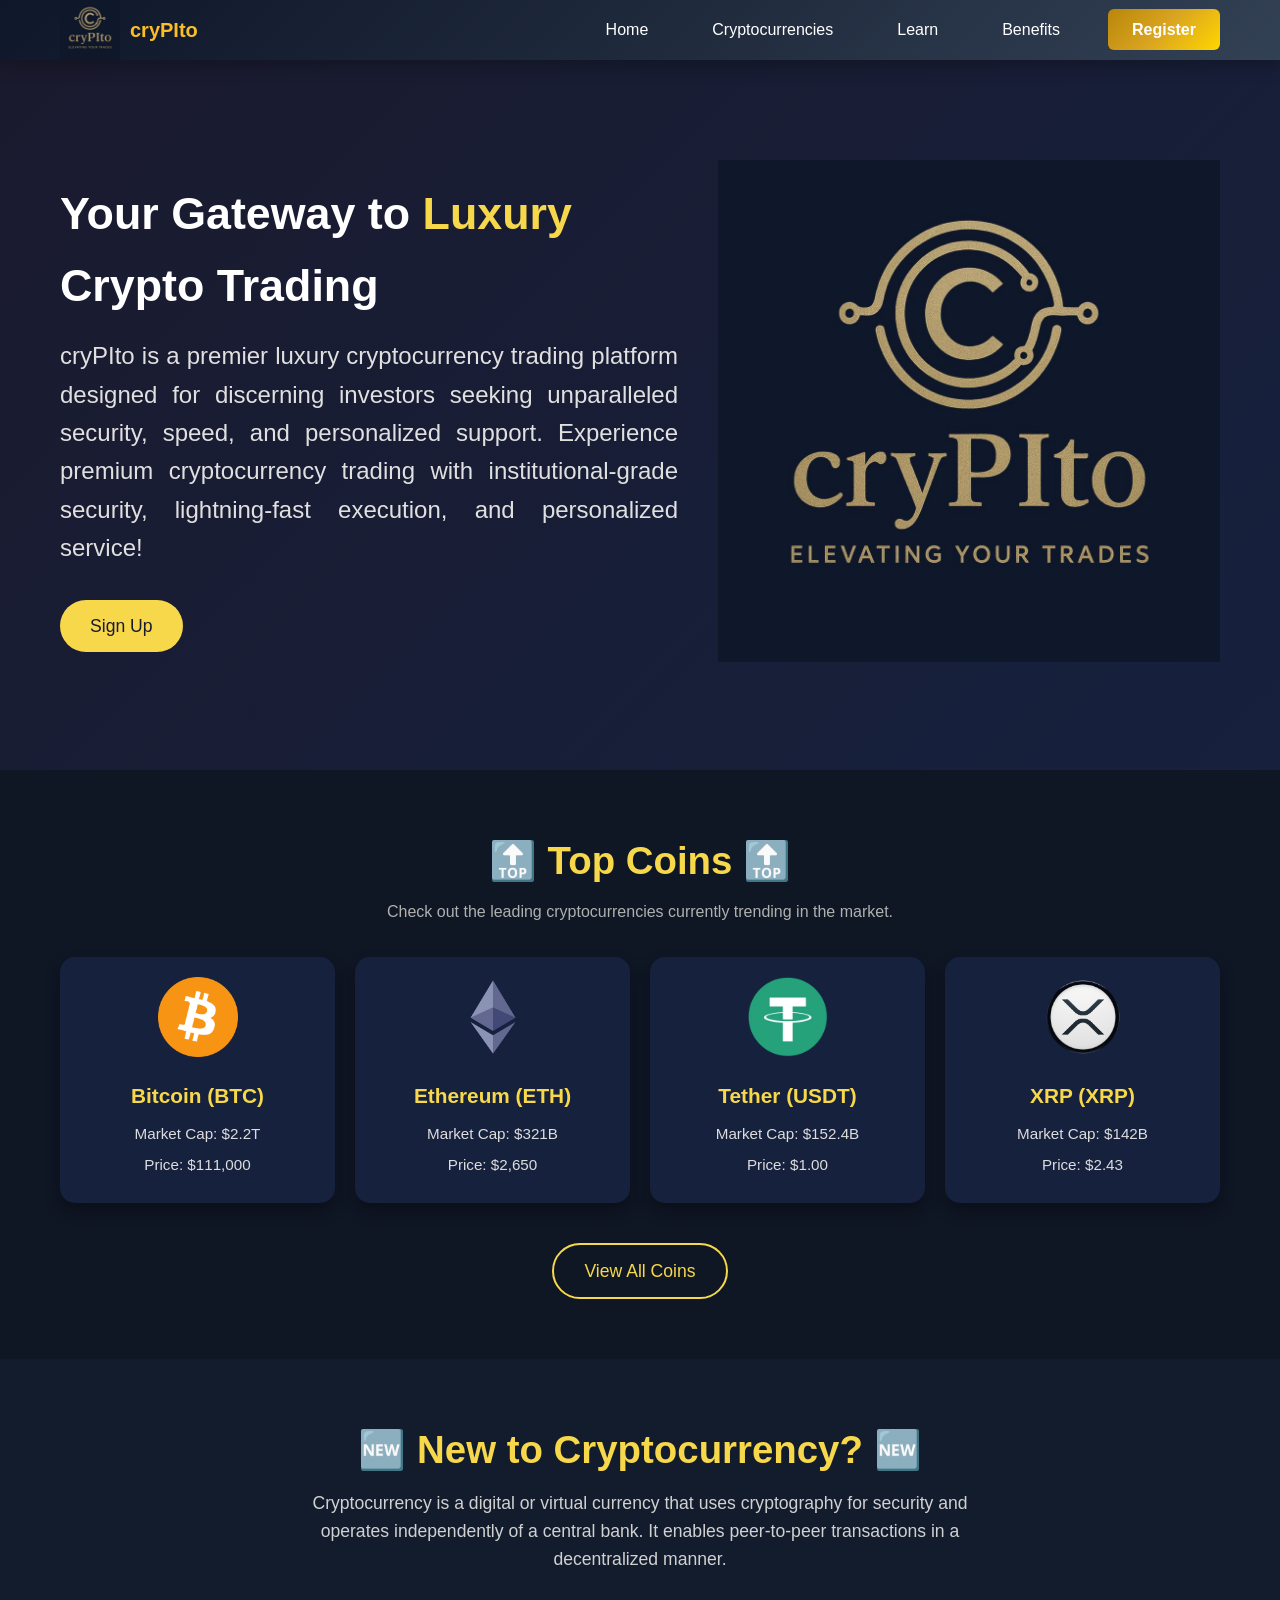
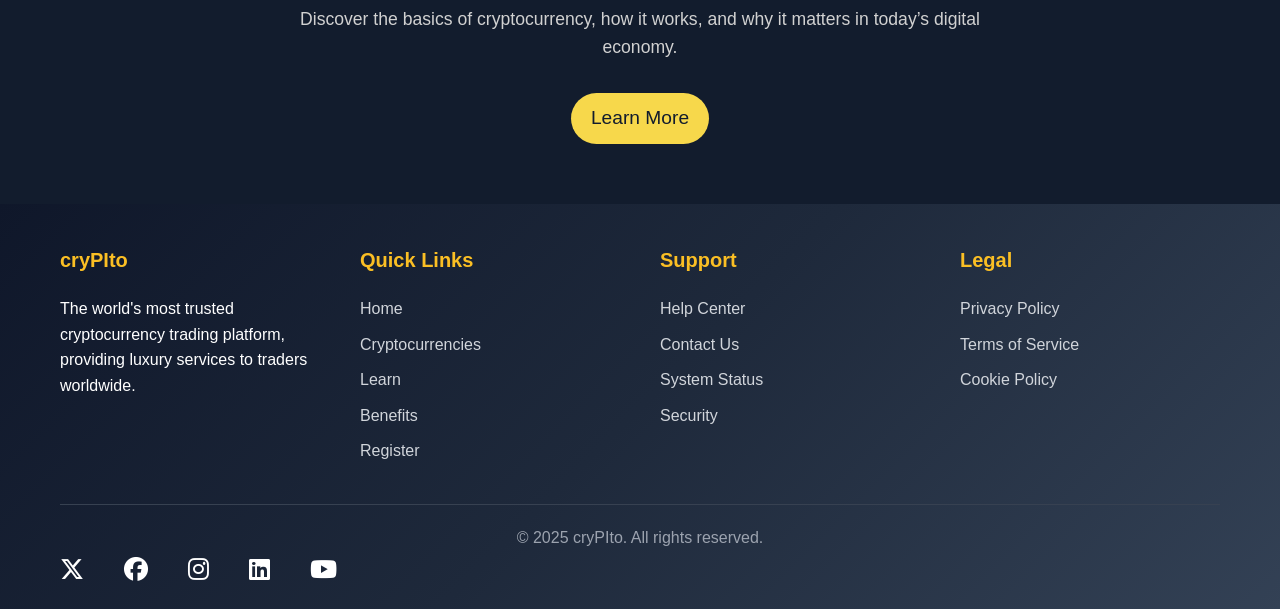
<file: src/html/index.html>
<!DOCTYPE html>
<html lang="en">
<head>
    <meta charset="UTF-8">
    <meta name="viewport" content="width=device-width, initial-scale=1.0">
    <title>cryPIto - Luxury Cryptocurrency Platform</title>
    <link rel="stylesheet" href="../css/styles.css">
</head>
<body>
    <!-- Navigation Bar and Header -->
<nav class="navbar">
    <div class="nav-container">
        <div class="nav-logo">
            <img src="../../assets/cryPIto logo.jpg" alt="cryPIto Logo" />
            <div class="logo-text">cryPIto</div>
        </div> 
        <div class="mobile-menu-toggle" onclick="toggleMobileMenu()">
        <span class="bar"></span>
        <span class="bar"></span>
        <span class="bar"></span>
        </div>
        <ul class="nav-menu" id = "nav-menu">
            <li><a href="index.html" class="nav-link">Home</a></li>
            <li><a href="cryptocurrencies.html" class="nav-link">Cryptocurrencies</a></li>
            <li><a href="learn.html" class="nav-link">Learn</a></li>
            <li><a href="benefits.html" class="nav-link">Benefits</a></li>
            <li><a href="register.html" class="nav-cya">Register</a></li>
        </ul>
    </div>
</nav>

 <!-- Landing Section -->
<section class="hero luxury-gradient">
  <div class="container">
    <div class="hero-content">
      <div class="hero-text">
        <h1>Your Gateway to <span class="text-yellow-400">Luxury</span> Crypto Trading</h1>
        <p>cryPIto is a premier luxury cryptocurrency trading platform designed for discerning investors seeking unparalleled security, speed, and personalized support. Experience premium cryptocurrency trading with institutional-grade security, lightning-fast execution, and personalized service!</p>
        <div class="hero-buttons">
          <a href="register.html" class="btn btn-primary btn-large">Sign Up</a>
        </div>
      </div> 
        <div class="website-logo"> 
        <img src="../../assets/cryPIto logo.jpg" alt="cryPIto Logo"/>
    </div>
  </div>
  </div>
</section>

<!-- Top Coins Section -->
<section class="top-coins">
  <div class="container">
    <div class="section-header">
      <h2>🔝 Top Coins 🔝</h2>
      <p>Check out the leading cryptocurrencies currently trending in the market.</p>
    </div>
    <div class="coins-grid">
      <div class="coin-card">
        <img src="../../assets/Bitcoin.jpg" alt="Bitcoin" />
        <h3>Bitcoin (BTC)</h3>
        <p>Market Cap: $2.2T</p>
        <p>Price: $111,000</p>
      </div>
      <div class="coin-card">
        <img src="../../assets/Ethereum.jpg" alt="Ethereum" />
        <h3>Ethereum (ETH)</h3>
        <p>Market Cap: $321B</p>
        <p>Price: $2,650</p>
      </div>
      <div class="coin-card">
        <img src="../../assets/Tether.jpg" alt="Tether" />
        <h3>Tether (USDT)</h3>
        <p>Market Cap: $152.4B</p>
        <p>Price: $1.00</p>
      </div>
      <div class="coin-card">
        <img src="../../assets/XRP.jpg" alt="XRP" />
        <h3>XRP (XRP)</h3>
        <p>Market Cap: $142B</p>
        <p>Price: $2.43</p>
      </div>
    </div>
    <div class="view-all-container">
      <a href="cryptocurrencies.html" class="btn btn-secondary btn-large">View All Coins</a>
    </div>
  </div>
</section>

<!-- New to Crypto Section -->
<section class="new-to-crypto">
  <div class="container">
    <div class="section-header">
  <h2>🆕 New to Cryptocurrency? 🆕</h2>
  <p class="crypto-explanation"> Cryptocurrency is a digital or virtual currency that uses cryptography for security and operates independently of a central bank. It enables peer-to-peer transactions in a decentralized manner.</p>
  <p>Discover the basics of cryptocurrency, how it works, and why it matters in today’s digital economy.</p>
  <div class="learn-more-container">
      <a href="learn.html" class="btn btn-primary btn-large">Learn More</a>
    </div>
</div>
</section>

    <!-- Footer -->
    <footer class="footer">
        <div class="footer-container">
            <div class="footer-content">
                <div class="footer-section">
                    <h3>cryPIto</h3>
                    <p>The world's most trusted cryptocurrency trading platform, providing luxury services to traders worldwide.</p>
                </div>
                
                <div class="footer-section">
                    <h3>Quick Links</h3>
                    <ul>
                        <li><a href="index.html">Home</a></li>
                        <li><a href="cryptocurrencies.html">Cryptocurrencies</a></li>
                        <li><a href="learn.html">Learn</a></li>
                        <li><a href="benefits.html">Benefits</a></li>
                        <li><a href="register.html">Register</a></li>
                    </ul>
                </div>
                
                <div class="footer-section">
                    <h3>Support</h3>
                    <ul>
                        <li><a href="#">Help Center</a></li>
                        <li><a href="#">Contact Us</a></li>
                        <li><a href="#">System Status</a></li>
                        <li><a href="#">Security</a></li>
                    </ul>
                </div>
                
                <div class="footer-section">
                    <h3>Legal</h3>
                    <ul>
                        <li><a href="#">Privacy Policy</a></li>
                        <li><a href="#">Terms of Service</a></li>
                        <li><a href="#">Cookie Policy</a></li>
                    </ul>
                </div>
            </div>
            
            <div class="footer-bottom">
                <p>&copy; 2025 cryPIto. All rights reserved.</p>
            </div>
            <div class="social-icons">
            <a href="#"><i class="fa-brands fa-x-twitter"></i></a>
            <a href="#"><i class="fa-brands fa-facebook"></i></a>
            <a href="#"><i class="fa-brands fa-instagram"></i></a>
            <a href="#"><i class="fa-brands fa-linkedin"></i></a>
            <a href="#"><i class="fa-brands fa-youtube"></i></a>
            </div>
        </div>
    </footer>

    <script src="../js/script.js"></script>
</body>
</html>
</file>
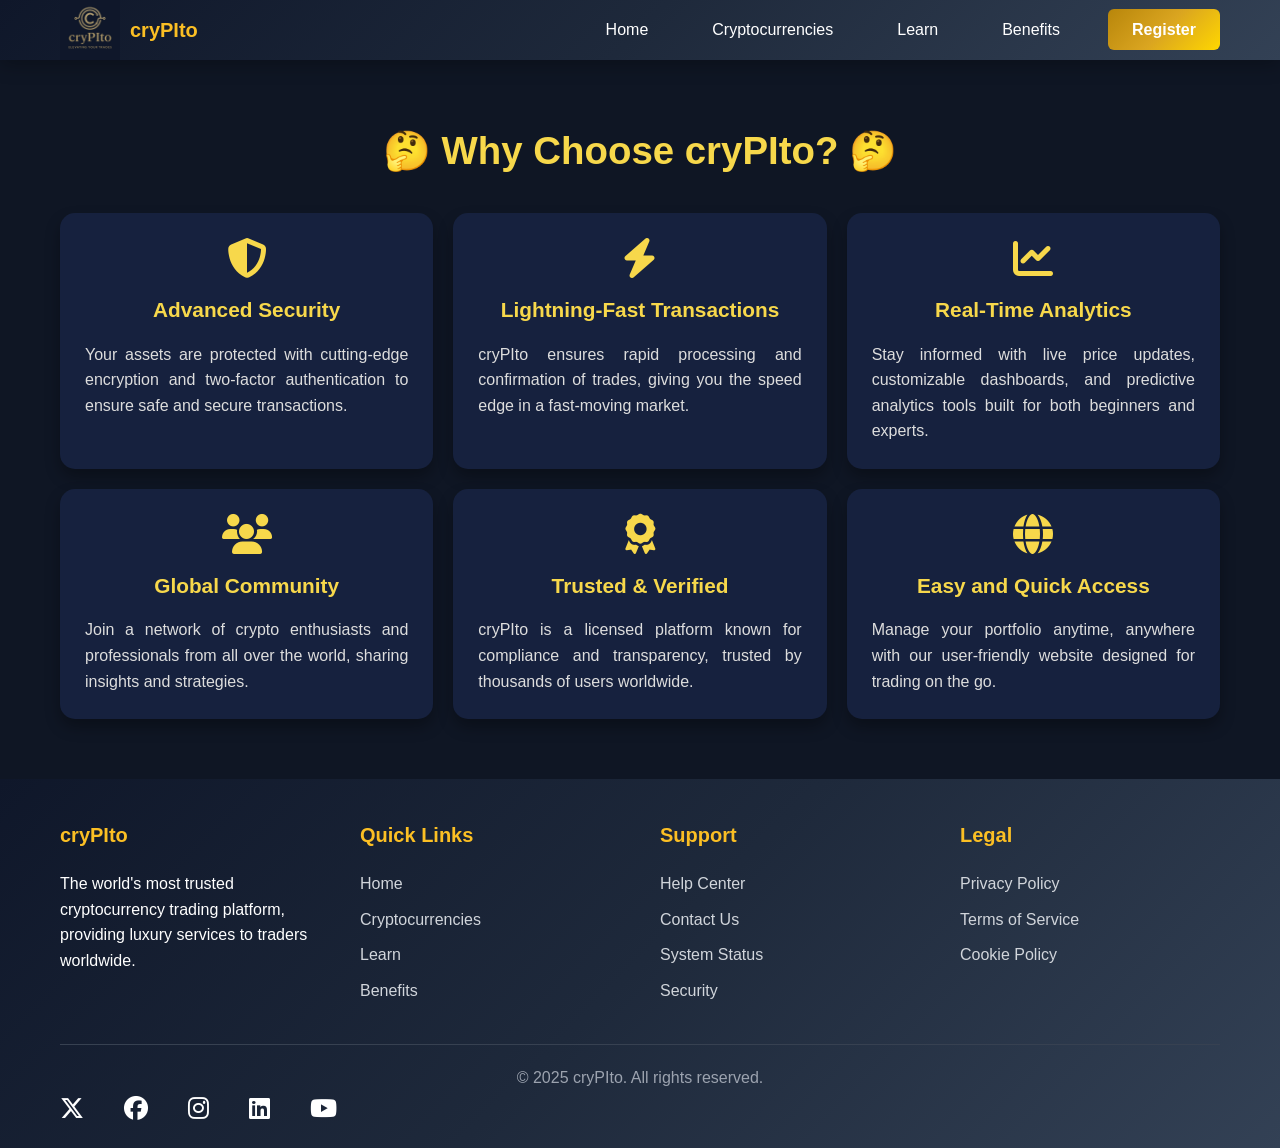
<file: src/html/benefits.html>
<!DOCTYPE html>
<html lang="en">
<head>
    <meta charset="UTF-8">
    <meta name="viewport" content="width=device-width, initial-scale=1.0">
    <title>Benefits - cryPIto</title>
    <link rel="stylesheet" href="../css/styles.css">
</head>
<body>
    <!-- Navigation Bar and Header -->
<nav class="navbar">
    <div class="nav-container">
        <div class="nav-logo">
            <img src="../../assets/cryPIto logo.jpg" alt="cryPIto Logo" />
            <div class="logo-text">cryPIto</div>
        </div> 
        <div class="mobile-menu-toggle" onclick="toggleMobileMenu()">
        <span class="bar"></span>
        <span class="bar"></span>
        <span class="bar"></span>
        </div>
        <ul class="nav-menu" id = "nav-menu">
            <li><a href="index.html" class="nav-link">Home</a></li>
            <li><a href="cryptocurrencies.html" class="nav-link">Cryptocurrencies</a></li>
            <li><a href="learn.html" class="nav-link">Learn</a></li>
            <li><a href="benefits.html" class="nav-link">Benefits</a></li>
            <li><a href="register.html" class="nav-cya">Register</a></li>
        </ul>
    </div>
</nav>

    <section class="benefits-section">
    <div class="container">
        <h2 class="section-title">🤔 Why Choose cryPIto? 🤔</h2>
        <div class="benefit-list">
            <div class="benefit-item">
                <i class="fas fa-shield-alt"></i>
                <h3>Advanced Security</h3>
                <p>Your assets are protected with cutting-edge encryption and two-factor authentication to ensure safe and secure transactions.</p>
            </div>
            <div class="benefit-item">
                <i class="fas fa-bolt"></i>
                <h3>Lightning-Fast Transactions</h3>
                <p>cryPIto ensures rapid processing and confirmation of trades, giving you the speed edge in a fast-moving market.</p>
            </div>
            <div class="benefit-item">
                <i class="fas fa-chart-line"></i>
                <h3>Real-Time Analytics</h3>
                <p>Stay informed with live price updates, customizable dashboards, and predictive analytics tools built for both beginners and experts.</p>
            </div>
            <div class="benefit-item">
                <i class="fas fa-users"></i>
                <h3>Global Community</h3>
                <p>Join a network of crypto enthusiasts and professionals from all over the world, sharing insights and strategies.</p>
            </div>
            <div class="benefit-item">
                <i class="fas fa-award"></i>
                <h3>Trusted & Verified</h3>
                <p>cryPIto is a licensed platform known for compliance and transparency, trusted by thousands of users worldwide.</p>
            </div>
        <div class="benefit-item">
        <i class="fas fa-globe"></i>
        <h3>Easy and Quick Access</h3>
        <p>Manage your portfolio anytime, anywhere with our user-friendly website designed for trading on the go.</p>
</div>
</div>
    </div>
</section>

    <!-- Footer -->
    <footer class="footer">
        <div class="footer-container">
            <div class="footer-content">
                <div class="footer-section">
                    <h3>cryPIto</h3>
                    <p>The world's most trusted cryptocurrency trading platform, providing luxury services to traders worldwide.</p>
                </div>
                
                <div class="footer-section">
                    <h3>Quick Links</h3>
                    <ul>
                        <li><a href="index.html">Home</a></li>
                        <li><a href="cryptocurrencies.html">Cryptocurrencies</a></li>
                        <li><a href="learn.html">Learn</a></li>
                        <li><a href="benefits.html">Benefits</a></li>
                    </ul>
                </div>
                
                <div class="footer-section">
                    <h3>Support</h3>
                    <ul>
                        <li><a href="#">Help Center</a></li>
                        <li><a href="#">Contact Us</a></li>
                        <li><a href="#">System Status</a></li>
                        <li><a href="#">Security</a></li>
                    </ul>
                </div>
                
                <div class="footer-section">
                    <h3>Legal</h3>
                    <ul>
                        <li><a href="#">Privacy Policy</a></li>
                        <li><a href="#">Terms of Service</a></li>
                        <li><a href="#">Cookie Policy</a></li>
                    </ul>
                </div>
            </div>
            
            <div class="footer-bottom">
                <p>&copy; 2025 cryPIto. All rights reserved.</p>
            </div>
            <div class="social-icons">
            <a href="#"><i class="fa-brands fa-x-twitter"></i></a>
            <a href="#"><i class="fa-brands fa-facebook"></i></a>
            <a href="#"><i class="fa-brands fa-instagram"></i></a>
            <a href="#"><i class="fa-brands fa-linkedin"></i></a>
            <a href="#"><i class="fa-brands fa-youtube"></i></a>
            </div>
        </div>
    </footer>

    <script src = "../js/script.js"></script>
</body>
</html>
</file>
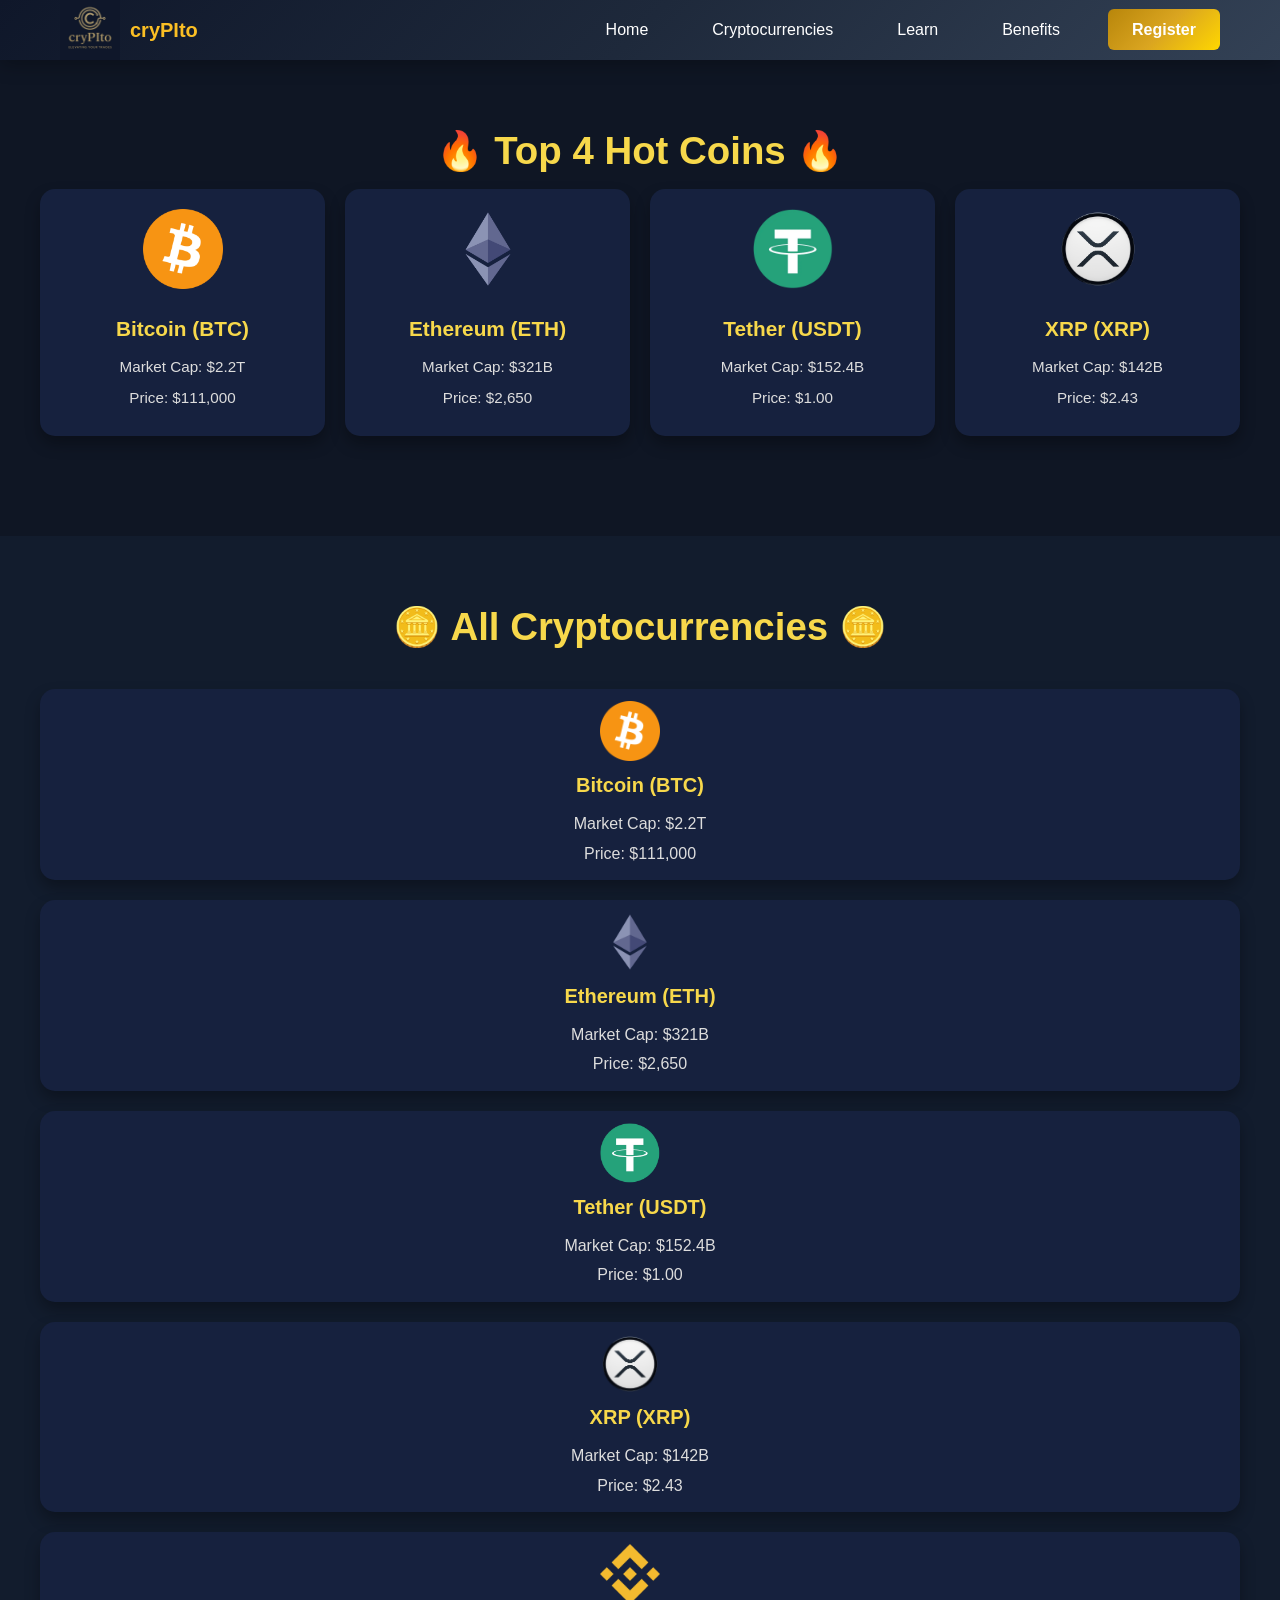
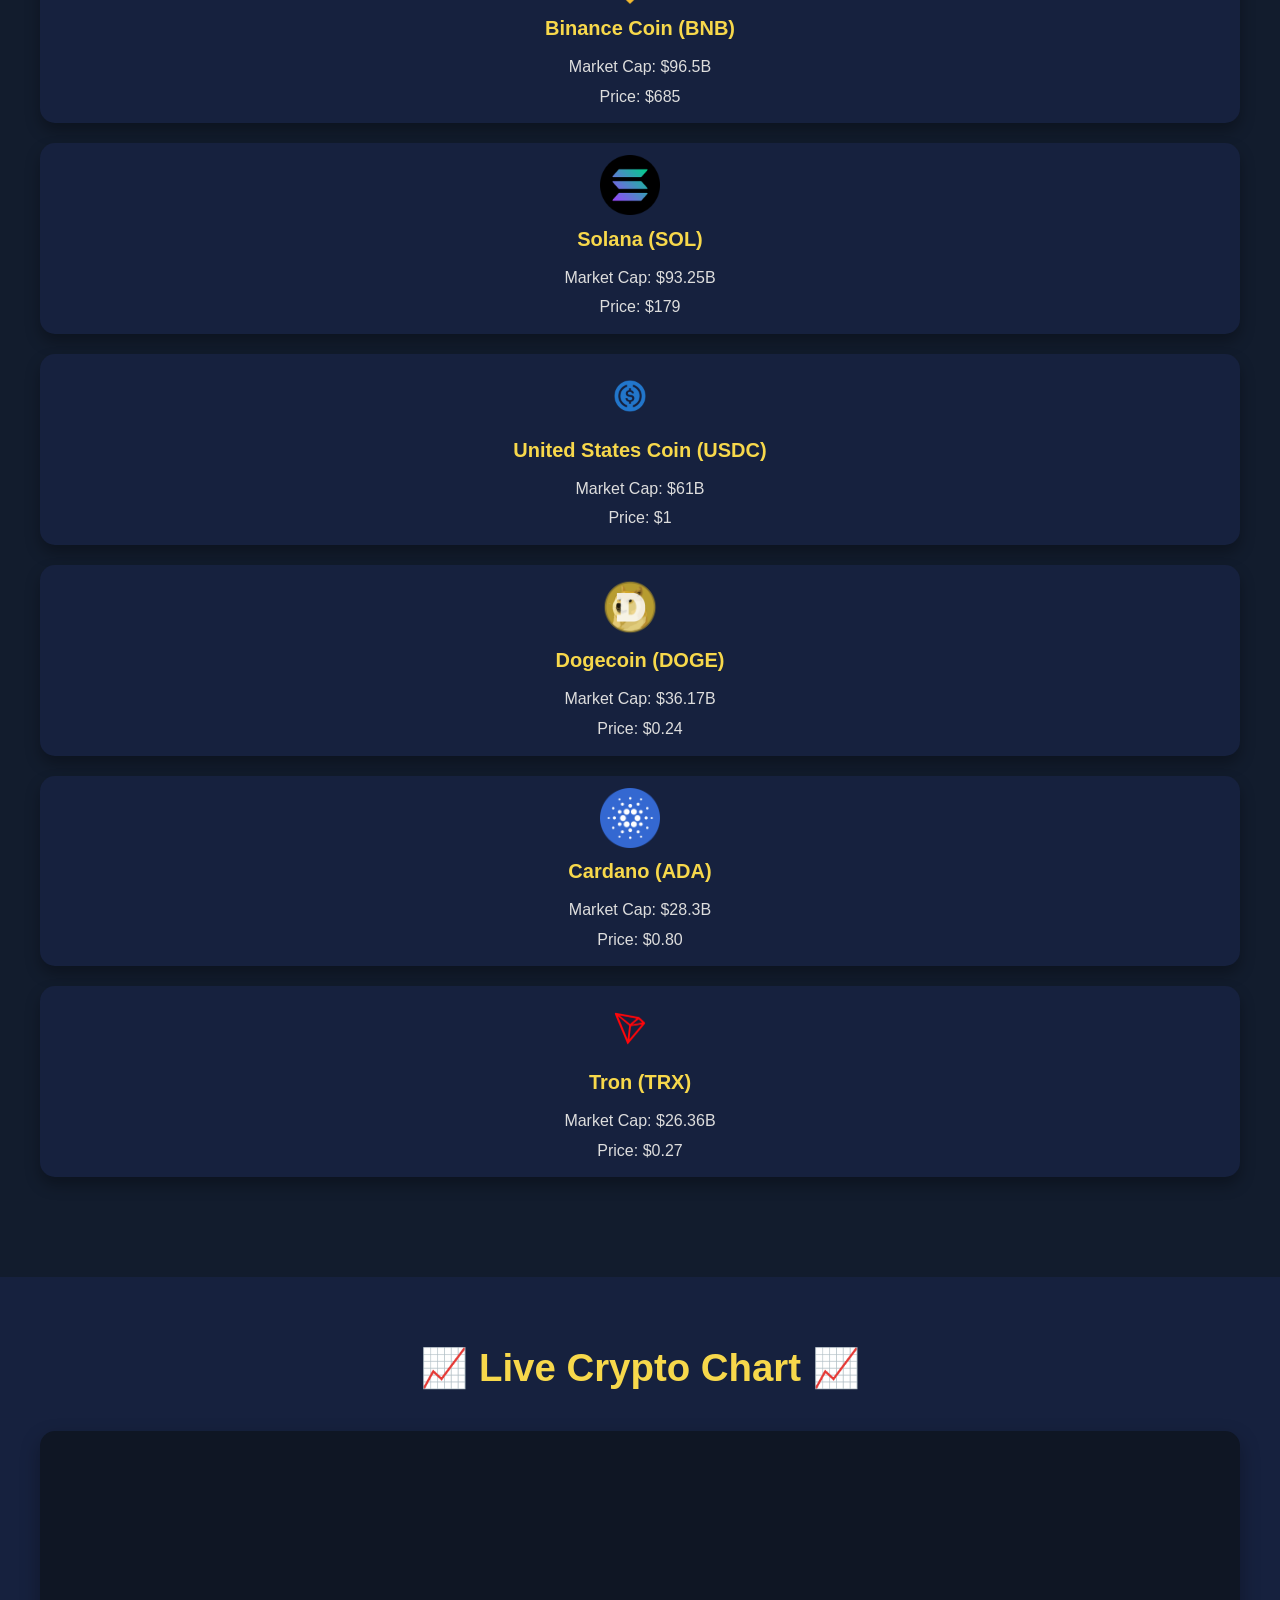
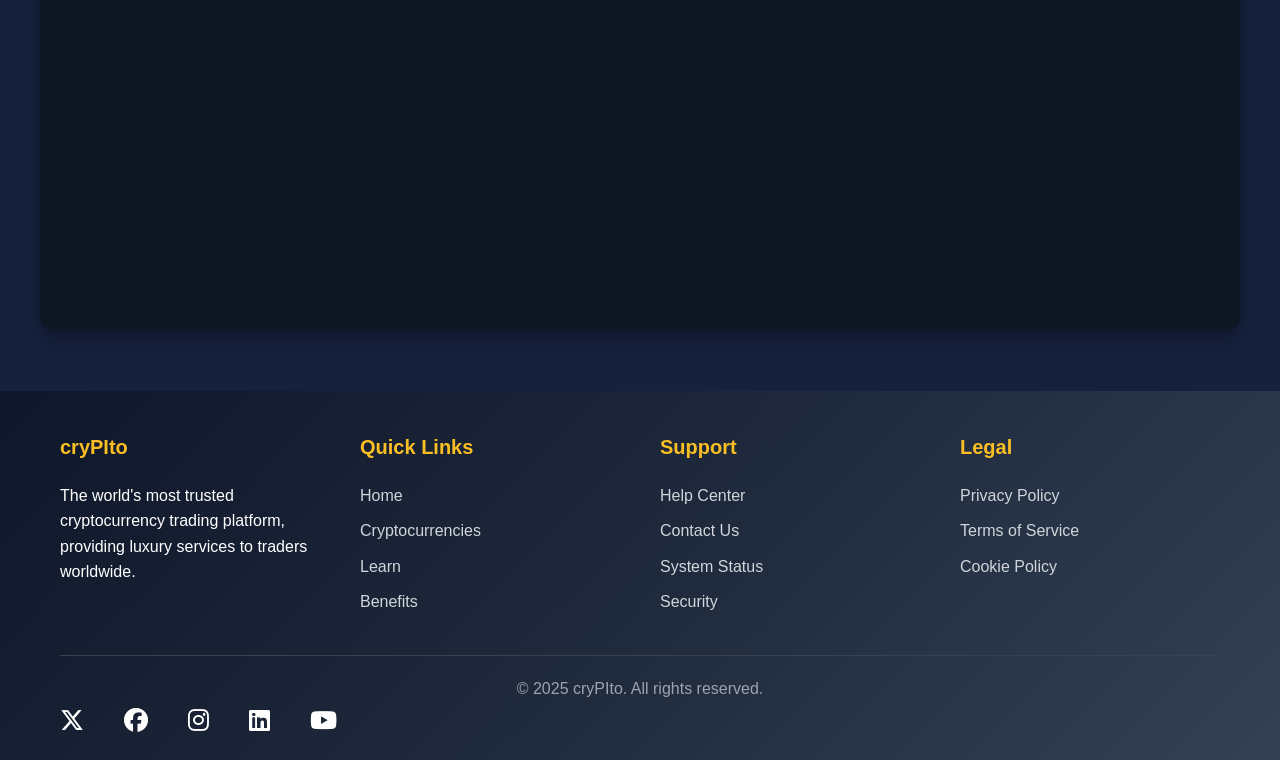
<file: src/html/cryptocurrencies.html>
<!DOCTYPE html>
<html lang="en">
<head>
    <meta charset="UTF-8">
    <meta name="viewport" content="width=device-width, initial-scale=1.0">
    <title>Cryptocurrencies - cryPIto</title>
    <link rel="stylesheet" href="../css/styles.css">
</head>
<body>
       <!-- Navigation Bar and Header -->
<nav class="navbar">
    <div class="nav-container">
        <div class="nav-logo">
            <img src="../../assets/cryPIto logo.jpg" alt="cryPIto Logo" />
            <div class="logo-text">cryPIto</div>
        </div> 
        <div class="mobile-menu-toggle" onclick="toggleMobileMenu()">
        <span class="bar"></span>
        <span class="bar"></span>
        <span class="bar"></span>
        </div>
        <ul class="nav-menu" id = "nav-menu">
            <li><a href="index.html" class="nav-link">Home</a></li>
            <li><a href="cryptocurrencies.html" class="nav-link">Cryptocurrencies</a></li>
            <li><a href="learn.html" class="nav-link">Learn</a></li>
            <li><a href="benefits.html" class="nav-link">Benefits</a></li>
            <li><a href="register.html" class="nav-cya">Register</a></li>
        </ul>
    </div>
</nav>

      <section class="hot-coins">
  <h2>🔥 Top 4 Hot Coins 🔥</h2>
  <div class="coin-grid">
    <div class="coin-card">
      <img src="../../assets/Bitcoin.jpg" alt="Bitcoin" />
      <h3>Bitcoin (BTC)</h3>
      <p>Market Cap: $2.2T</p>
      <p>Price: $111,000</p>
    </div>
    <div class="coin-card">
      <img src="../../assets/Ethereum.jpg" alt="Ethereum" />
      <h3>Ethereum (ETH)</h3>
      <p>Market Cap: $321B</p>
      <p>Price: $2,650</p>
    </div>
    <div class="coin-card">
      <img src="../../assets/Tether.jpg" alt="Tether" />
      <h3>Tether (USDT)</h3>
      <p>Market Cap: $152.4B</p>
      <p>Price: $1.00</p>
    </div>
    <div class="coin-card">
      <img src="../../assets/XRP.jpg" alt="XRP" />
      <h3>XRP (XRP)</h3>
      <p>Market Cap: $142B</p>
      <p>Price: $2.43</p>
    </div>
  </div>
</section>

    <section class="all-coins">
  <h2>🪙 All Cryptocurrencies 🪙</h2>
  <div class="coin-list">
    <div class="coin-item">
      <img src="../../assets/Bitcoin.jpg" alt="Bitcoin" />
      <div class="coin-info">
        <h4>Bitcoin (BTC)</h4>
        <p>Market Cap: $2.2T</p>
        <p>Price: $111,000</p>
      </div>
    </div>

    <div class="coin-item">
      <img src="../../assets/Ethereum.jpg" alt="Ethereum" />
      <div class="coin-info">
        <h4>Ethereum (ETH)</h4>
        <p>Market Cap: $321B</p>
        <p>Price: $2,650</p>
      </div>
    </div>

    <div class="coin-item">
      <img src="../../assets/Tether.jpg" alt="Tether" />
      <div class="coin-info">
        <h4>Tether (USDT)</h4>
        <p>Market Cap: $152.4B</p>
        <p>Price: $1.00</p>
      </div>
    </div>

    <div class="coin-item">
      <img src="../../assets/XRP.jpg" alt="XRP" />
      <div class="coin-info">
        <h4>XRP (XRP)</h4>
        <p>Market Cap: $142B</p>
        <p>Price: $2.43</p>
      </div>
    </div>

    <div class="coin-item">
      <img src="../../assets/Binance Coin.jpg" alt="Binance Coin" />
      <div class="coin-info">
        <h4>Binance Coin (BNB)</h4>
        <p>Market Cap: $96.5B</p>
        <p>Price: $685</p>
      </div>
    </div>

    <div class="coin-item">
      <img src="../../assets/Solana.jpg" alt="Solana" />
      <div class="coin-info">
        <h4>Solana (SOL)</h4>
        <p>Market Cap: $93.25B</p>
        <p>Price: $179</p>
      </div>
    </div>

    <div class="coin-item">
      <img src="../../assets/USD Coin.jpg" alt="USDC" />
      <div class="coin-info">
        <h4>United States Coin (USDC)</h4>
        <p>Market Cap: $61B</p>
        <p>Price: $1</p>
      </div>
    </div>

    <div class="coin-item">
      <img src="../../assets/Dogecoin.jpg" alt="Dogecoin" />
      <div class="coin-info">
        <h4>Dogecoin (DOGE)</h4>
        <p>Market Cap: $36.17B</p>
        <p>Price: $0.24</p>
      </div>
    </div>

    <div class="coin-item">
      <img src="../../assets/Cardano.jpg" alt="Cardano" />
      <div class="coin-info">
        <h4>Cardano (ADA)</h4>
        <p>Market Cap: $28.3B</p>
        <p>Price: $0.80</p>
      </div>
    </div>

    <div class="coin-item">
      <img src="../../assets/Tron.jpg" alt="Tron" />
      <div class="coin-info">
        <h4>Tron (TRX)</h4>
        <p>Market Cap: $26.36B</p>
        <p>Price: $0.27</p>
      </div>
    </div>
  </div>
</section>

   <section class="price-chart">
      <h2>📈 Live Crypto Chart 📈</h2>
      <div id="price-chart-widget-container"></div>

      <noscript>
        <p class="fallback-message">Please enable JavaScript to view the chart.</p>
      </noscript>

      <div id="offline-message" class="fallback-message">
        Unable to load chart. Please check your internet connection.
      </div>
    </section>
 
  <!-- Footer -->
    <footer class="footer">
        <div class="footer-container">
            <div class="footer-content">
                <div class="footer-section">
                    <h3>cryPIto</h3>
                    <p>The world's most trusted cryptocurrency trading platform, providing luxury services to traders worldwide.</p>
                </div>
                
                <div class="footer-section">
                    <h3>Quick Links</h3>
                    <ul>
                        <li><a href="index.html">Home</a></li>
                        <li><a href="cryptocurrencies.html">Cryptocurrencies</a></li>
                        <li><a href="learn.html">Learn</a></li>
                        <li><a href="benefits.html">Benefits</a></li>
                    </ul>
                </div>
                
                <div class="footer-section">
                    <h3>Support</h3>
                    <ul>
                        <li><a href="#">Help Center</a></li>
                        <li><a href="#">Contact Us</a></li>
                        <li><a href="#">System Status</a></li>
                        <li><a href="#">Security</a></li>
                    </ul>
                </div>
                
                <div class="footer-section">
                    <h3>Legal</h3>
                    <ul>
                        <li><a href="#">Privacy Policy</a></li>
                        <li><a href="#">Terms of Service</a></li>
                        <li><a href="#">Cookie Policy</a></li>
                    </ul>
                </div>
            </div>
            
            <div class="footer-bottom">
                <p>&copy; 2025 cryPIto. All rights reserved.</p>
            </div>
            <div class="social-icons">
            <a href="#"><i class="fa-brands fa-x-twitter"></i></a>
            <a href="#"><i class="fa-brands fa-facebook"></i></a>
            <a href="#"><i class="fa-brands fa-instagram"></i></a>
            <a href="#"><i class="fa-brands fa-linkedin"></i></a>
            <a href="#"><i class="fa-brands fa-youtube"></i></a>
            </div>
        </div>
    </footer>

    <script src = "../js/script.js"></script>
</body>
</html>
</file>
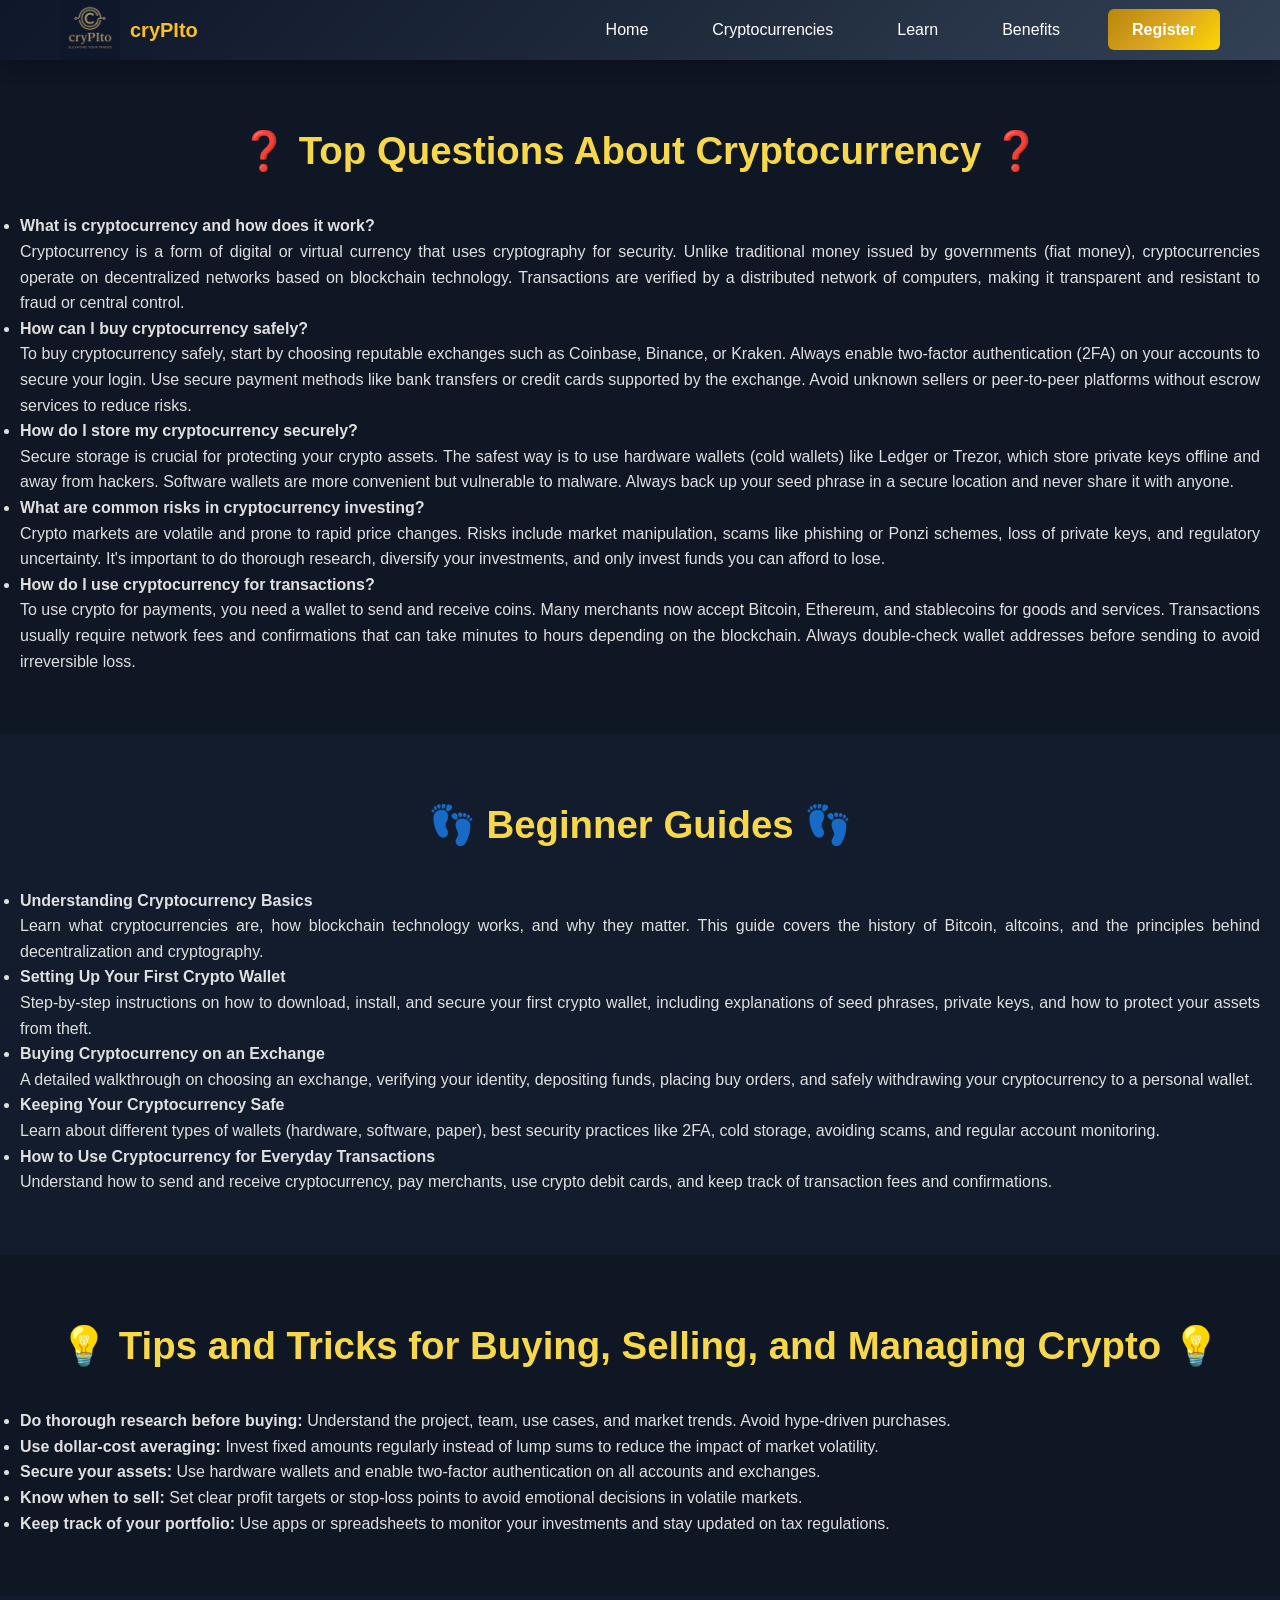
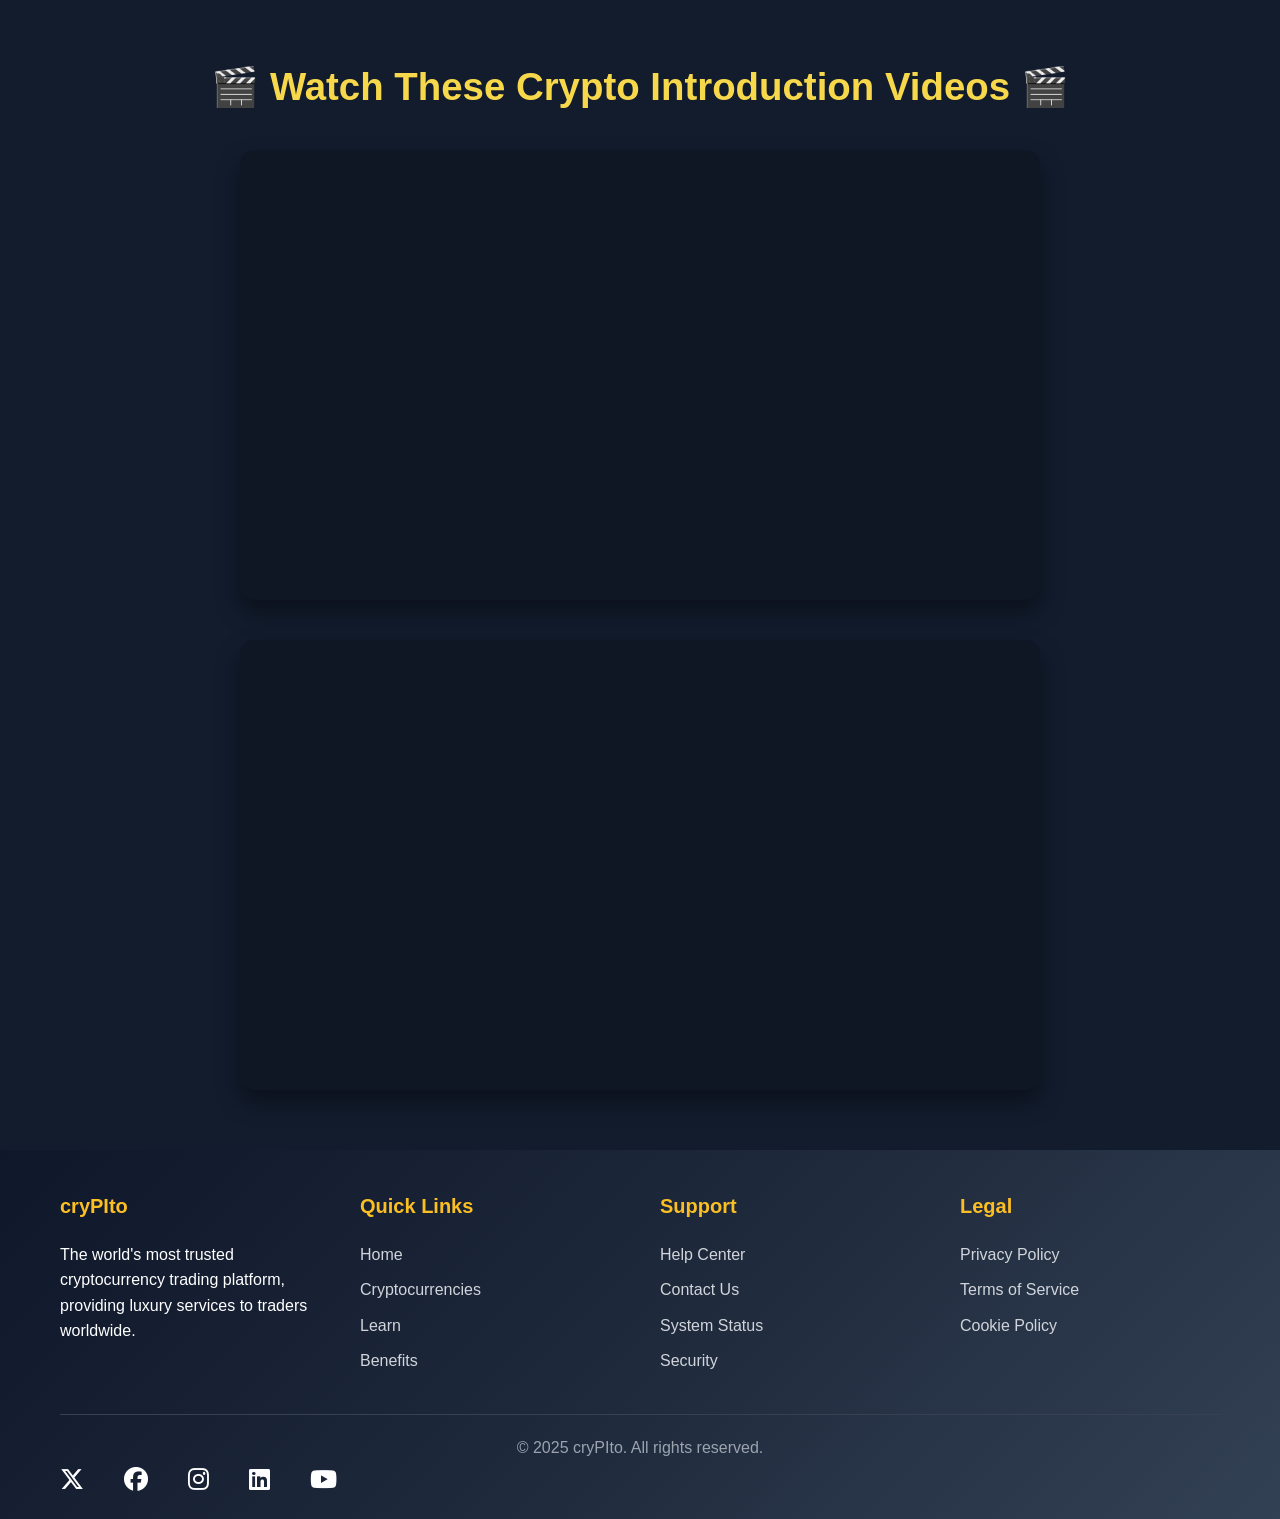
<file: src/html/learn.html>
<!DOCTYPE html>
<html lang="en">
<head>
  <meta charset="UTF-8" />
  <meta name="viewport" content="width=device-width, initial-scale=1.0"/>
  <title>Learn - cryPIto</title>
  <link rel="stylesheet" href="../css/styles.css" />
</head>
<body>
   <!-- Navigation Bar and Header -->
<nav class="navbar">
    <div class="nav-container">
        <div class="nav-logo">
            <img src="../../assets/cryPIto logo.jpg" alt="cryPIto Logo" />
            <div class="logo-text">cryPIto</div>
        </div> 
        <div class="mobile-menu-toggle" onclick="toggleMobileMenu()">
        <span class="bar"></span>
        <span class="bar"></span>
        <span class="bar"></span>
        </div>
        <ul class="nav-menu" id = "nav-menu">
            <li><a href="index.html" class="nav-link">Home</a></li>
            <li><a href="cryptocurrencies.html" class="nav-link">Cryptocurrencies</a></li>
            <li><a href="learn.html" class="nav-link">Learn</a></li>
            <li><a href="benefits.html" class="nav-link">Benefits</a></li>
            <li><a href="register.html" class="nav-cya">Register</a></li>
        </ul>
    </div>
</nav>

<section class="faq-section">
  <h2>❓ Top Questions About Cryptocurrency ❓</h2>
  <ul class="faq-list">
    <li>
      <strong> What is cryptocurrency and how does it work?</strong><br />
      Cryptocurrency is a form of digital or virtual currency that uses cryptography for security. Unlike traditional money issued by governments (fiat money), cryptocurrencies operate on decentralized networks based on blockchain technology. Transactions are verified by a distributed network of computers, making it transparent and resistant to fraud or central control.
    </li>
    <li>
      <strong> How can I buy cryptocurrency safely?</strong><br />
      To buy cryptocurrency safely, start by choosing reputable exchanges such as Coinbase, Binance, or Kraken. Always enable two-factor authentication (2FA) on your accounts to secure your login. Use secure payment methods like bank transfers or credit cards supported by the exchange. Avoid unknown sellers or peer-to-peer platforms without escrow services to reduce risks.
    </li>
    <li>
      <strong> How do I store my cryptocurrency securely?</strong><br />
      Secure storage is crucial for protecting your crypto assets. The safest way is to use hardware wallets (cold wallets) like Ledger or Trezor, which store private keys offline and away from hackers. Software wallets are more convenient but vulnerable to malware. Always back up your seed phrase in a secure location and never share it with anyone.
    </li>
    <li>
      <strong> What are common risks in cryptocurrency investing?</strong><br />
      Crypto markets are volatile and prone to rapid price changes. Risks include market manipulation, scams like phishing or Ponzi schemes, loss of private keys, and regulatory uncertainty. It's important to do thorough research, diversify your investments, and only invest funds you can afford to lose.
    </li>
    <li>
      <strong> How do I use cryptocurrency for transactions?</strong><br />
      To use crypto for payments, you need a wallet to send and receive coins. Many merchants now accept Bitcoin, Ethereum, and stablecoins for goods and services. Transactions usually require network fees and confirmations that can take minutes to hours depending on the blockchain. Always double-check wallet addresses before sending to avoid irreversible loss.
    </li>
  </ul>
</section>

<section class="guides-section">
  <h2>👣 Beginner Guides 👣</h2>
  <ul class="guide-list">
    <li>
      <strong>Understanding Cryptocurrency Basics</strong><br />
      Learn what cryptocurrencies are, how blockchain technology works, and why they matter. This guide covers the history of Bitcoin, altcoins, and the principles behind decentralization and cryptography.
    </li>
    <li>
      <strong>Setting Up Your First Crypto Wallet</strong><br />
      Step-by-step instructions on how to download, install, and secure your first crypto wallet, including explanations of seed phrases, private keys, and how to protect your assets from theft.
    </li>
    <li>
      <strong>Buying Cryptocurrency on an Exchange</strong><br />
      A detailed walkthrough on choosing an exchange, verifying your identity, depositing funds, placing buy orders, and safely withdrawing your cryptocurrency to a personal wallet.
    </li>
    <li>
      <strong>Keeping Your Cryptocurrency Safe</strong><br />
      Learn about different types of wallets (hardware, software, paper), best security practices like 2FA, cold storage, avoiding scams, and regular account monitoring.
    </li>
    <li>
      <strong>How to Use Cryptocurrency for Everyday Transactions</strong><br />
      Understand how to send and receive cryptocurrency, pay merchants, use crypto debit cards, and keep track of transaction fees and confirmations.
    </li>
  </ol>
</section>

<section class="tips-section">
  <h2>💡 Tips and Tricks for Buying, Selling, and Managing Crypto 💡</h2>
  <ul class="tips-list">
    <li><strong>Do thorough research before buying:</strong> Understand the project, team, use cases, and market trends. Avoid hype-driven purchases.</li>
    <li><strong>Use dollar-cost averaging:</strong> Invest fixed amounts regularly instead of lump sums to reduce the impact of market volatility.</li>
    <li><strong>Secure your assets:</strong> Use hardware wallets and enable two-factor authentication on all accounts and exchanges.</li>
    <li><strong>Know when to sell:</strong> Set clear profit targets or stop-loss points to avoid emotional decisions in volatile markets.</li>
    <li><strong>Keep track of your portfolio:</strong> Use apps or spreadsheets to monitor your investments and stay updated on tax regulations.</li>
  </ul>
</section>
<section class="video-section">
  <h2>🎬 Watch These Crypto Introduction Videos 🎬</h2>

  <div class="video-container">
    <iframe
      id="crypto-video-1"
      width="560"
      height="315"
      src="https://www.youtube.com/embed/Zoz9gvhLgpM?si=qP4tke2R9Qmzrzw0"
      title="YouTube video 1"
      frameborder="0"
      allow="accelerometer; autoplay; clipboard-write; encrypted-media; gyroscope; picture-in-picture; web-share"
      allowfullscreen
      referrerpolicy="strict-origin-when-cross-origin"
    ></iframe>
  </div>

  <div class="video-container" style="margin-top: 40px;">
    <iframe
      id="crypto-video-2"
      width="560"
      height="315"
      src="https://www.youtube.com/embed/LGHsNaIv5os?si=2OZejqC6Ln6CHm4i"
      title="YouTube video 2"
      frameborder="0"
      allow="accelerometer; autoplay; clipboard-write; encrypted-media; gyroscope; picture-in-picture; web-share"
      allowfullscreen
      referrerpolicy="strict-origin-when-cross-origin"
    ></iframe>
  </div>

  <div id="video-error" class="video-error" hidden>
    <p>Videos are currently unavailable. Please check your internet connection or try again later.</p>
  </div>
</section>

  <!-- Footer -->
  <footer class="footer">
    <div class="footer-container">
      <div class="footer-content">
        <div class="footer-section">
          <h3>cryPIto</h3>
          <p>The world's most trusted cryptocurrency trading platform, providing luxury services to traders worldwide.</p>
        </div>
        <div class="footer-section">
          <h3>Quick Links</h3>
          <ul>
            <li><a href="index.html">Home</a></li>
            <li><a href="cryptocurrencies.html">Cryptocurrencies</a></li>
            <li><a href="learn.html">Learn</a></li>
            <li><a href="benefits.html">Benefits</a></li>
          </ul>
        </div>
        <div class="footer-section">
          <h3>Support</h3>
          <ul>
            <li><a href="#">Help Center</a></li>
            <li><a href="#">Contact Us</a></li>
            <li><a href="#">System Status</a></li>
            <li><a href="#">Security</a></li>
          </ul>
        </div>
        <div class="footer-section">
          <h3>Legal</h3>
          <ul>
            <li><a href="#">Privacy Policy</a></li>
            <li><a href="#">Terms of Service</a></li>
            <li><a href="#">Cookie Policy</a></li>
          </ul>
        </div>
      </div>
      <div class="footer-bottom">
        <p>&copy; 2025 cryPIto. All rights reserved.</p>
      </div>
      <div class="social-icons">
        <a href="#"><i class="fa-brands fa-x-twitter"></i></a>
        <a href="#"><i class="fa-brands fa-facebook"></i></a>
        <a href="#"><i class="fa-brands fa-instagram"></i></a>
        <a href="#"><i class="fa-brands fa-linkedin"></i></a>
        <a href="#"><i class="fa-brands fa-youtube"></i></a>
      </div>
    </div>
  </footer>

  <script src="../js/script.js"></script>
</body>
</html>
</file>
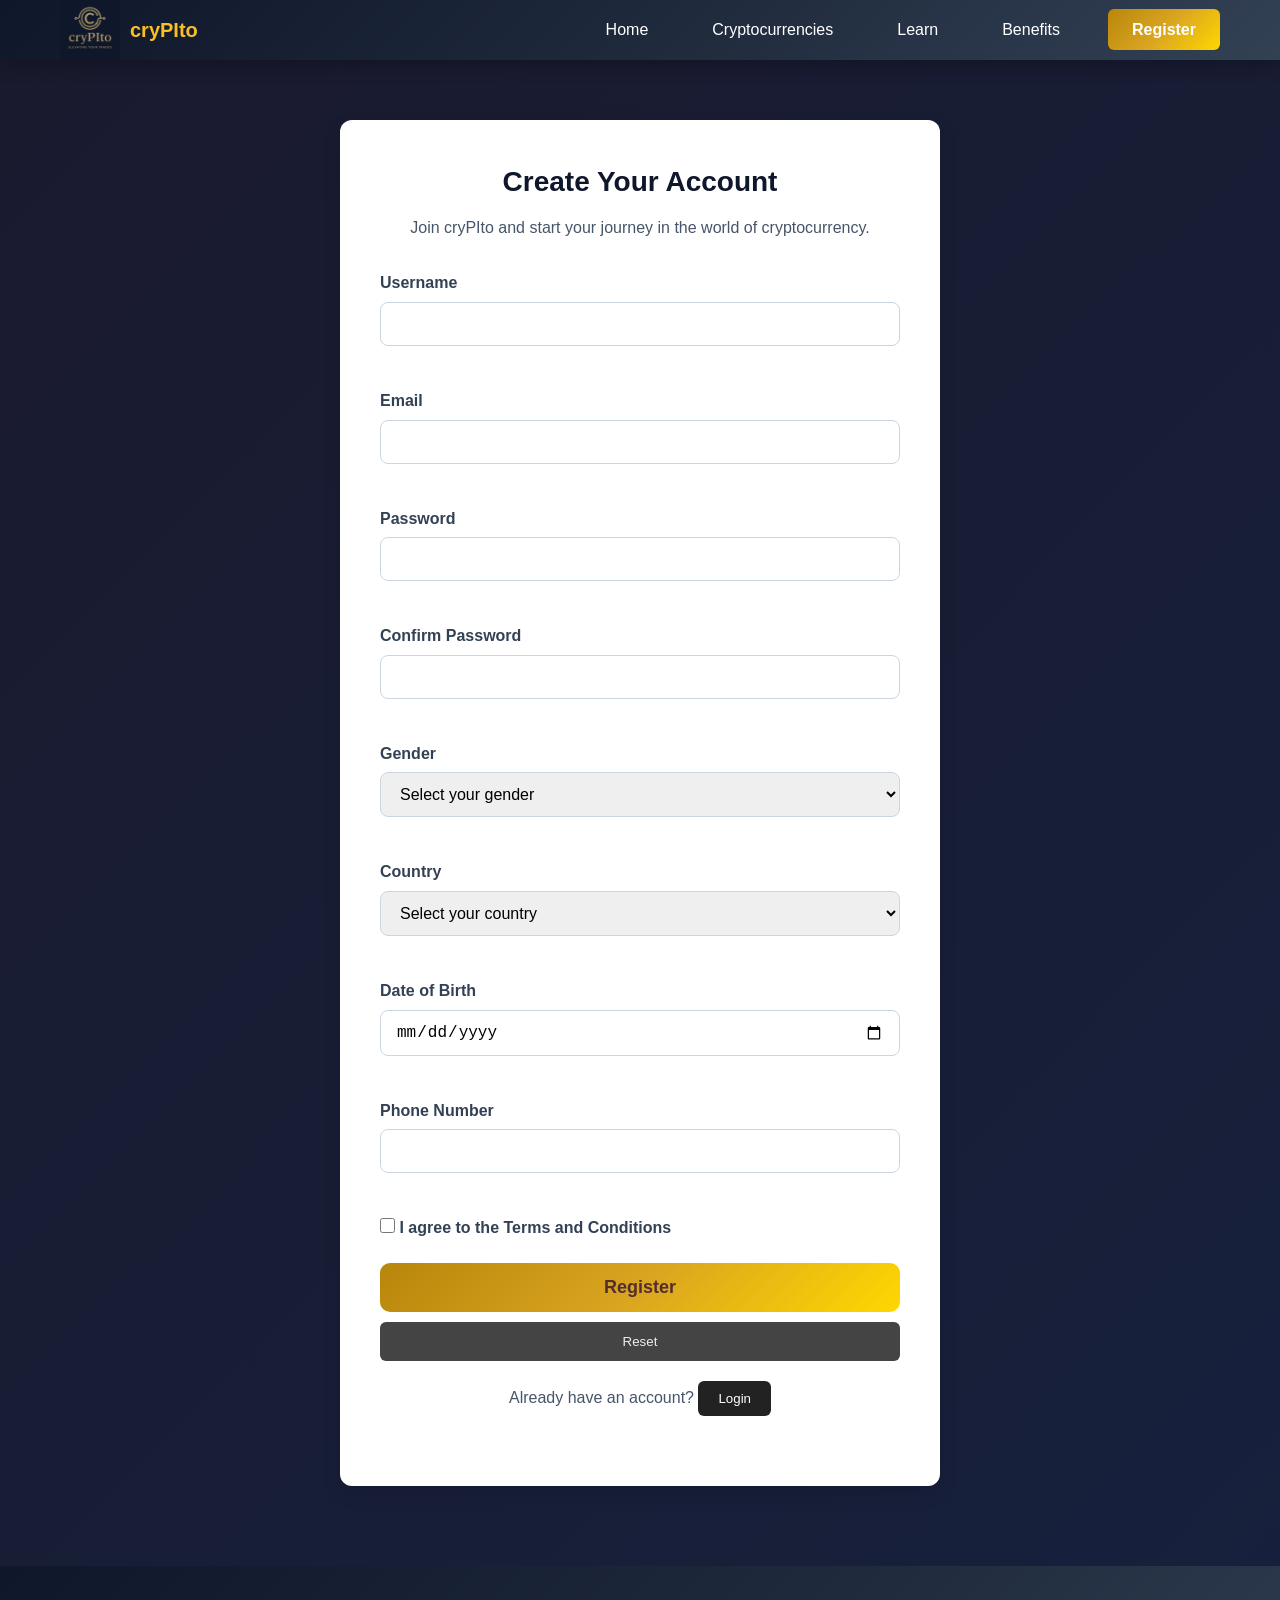
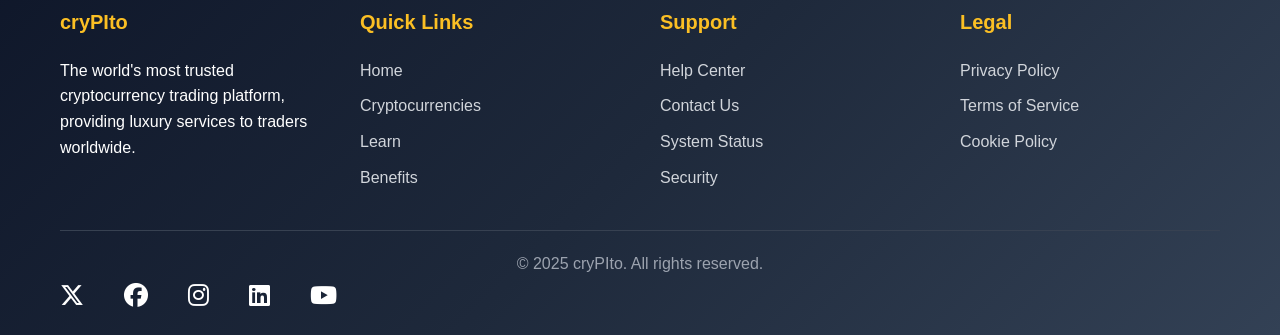
<file: src/html/register.html>
<!DOCTYPE html>
<html lang="en">
<head>
    <meta charset="UTF-8">
    <meta name="viewport" content="width=device-width, initial-scale=1.0">
    <title>Register - cryPIto</title>
    <link rel="stylesheet" href="../css/styles.css">
</head>
<body>
       <!-- Navigation Bar and Header -->
<nav class="navbar">
    <div class="nav-container">
        <div class="nav-logo">
            <img src="../../assets/cryPIto logo.jpg" alt="cryPIto Logo" />
            <div class="logo-text">cryPIto</div>
        </div> 
        <div class="mobile-menu-toggle" onclick="toggleMobileMenu()">
        <span class="bar"></span>
        <span class="bar"></span>
        <span class="bar"></span>
        </div>
        <ul class="nav-menu" id = "nav-menu">
            <li><a href="index.html" class="nav-link">Home</a></li>
            <li><a href="cryptocurrencies.html" class="nav-link">Cryptocurrencies</a></li>
            <li><a href="learn.html" class="nav-link">Learn</a></li>
            <li><a href="benefits.html" class="nav-link">Benefits</a></li>
            <li><a href="register.html" class="nav-cya">Register</a></li>
        </ul>
    </div>
</nav>

    <section class="register">
        <div class="container">
            <h2>Create Your Account</h2>
            <p>Join cryPIto and start your journey in the world of cryptocurrency.</p>
            <form action="#" method="post" class="register-form">
                <div class="form-group">
        <label for="username">Username</label>
        <input type="text" id="username" name="username"/>
        <div id="username-msg" class="msg"></div>
      </div>

      <div class="form-group">
        <label for="email">Email</label>
        <input type="text" id="email" name="email"/>
        <div id="email-msg" class="msg"></div>
      </div>

      <div class="form-group">
        <label for="password">Password</label>
        <input type="password" id="password" name="password"/>
        <div id="pwd-msg" class="msg"></div>
      </div>

      <div class="form-group">
        <label for="confirm">Confirm Password</label>
        <input type="password" id="confirm" name="confirm-password"/>
        <div id="confirm-msg" class="msg"></div>
      </div>

      <div class="form-group">
        <label for="gender">Gender</label>
        <select id="gender" name="gender">
          <option value="">Select your gender</option>
          <option value="male">Male</option>
          <option value="female">Female</option>
        </select>
        <div id="gender-msg" class="msg"></div>
      </div>

      <div class="form-group">
        <label for="country">Country</label>
        <select id="country" name="country">
        <option value="">Select your country</option>
        <option value="AF">Afghanistan</option>
        <option value="AX">Aland Islands</option>
        <option value="AL">Albania</option>
        <option value="DZ">Algeria</option>
        <option value="AS">American Samoa</option>
        <option value="AD">Andorra</option>
        <option value="AO">Angola</option>
        <option value="AI">Anguilla</option>
        <option value="AQ">Antarctica</option>
        <option value="AG">Antigua and Barbuda</option>
        <option value="AR">Argentina</option>
        <option value="AM">Armenia</option>
        <option value="AW">Aruba</option>
        <option value="AU">Australia</option>
        <option value="AT">Austria</option>
        <option value="AZ">Azerbaijan</option>
        <option value="BS">Bahamas</option>
        <option value="BH">Bahrain</option>
        <option value="BD">Bangladesh</option>
        <option value="BB">Barbados</option>
        <option value="BY">Belarus</option>
        <option value="BE">Belgium</option>
        <option value="BZ">Belize</option>
        <option value="BJ">Benin</option>
        <option value="BM">Bermuda</option>
        <option value="BT">Bhutan</option>
        <option value="BO">Bolivia</option>
        <option value="BA">Bosnia and Herzegovina</option>
        <option value="BW">Botswana</option>
        <option value="BV">Bouvet Island</option>
        <option value="BR">Brazil</option>
        <option value="IO">British Indian Ocean Territory</option>
        <option value="BN">Brunei Darussalam</option>
        <option value="BG">Bulgaria</option>
        <option value="BF">Burkina Faso</option>
        <option value="BI">Burundi</option>
        <option value="KH">Cambodia</option>
        <option value="CM">Cameroon</option>
        <option value="CA">Canada</option>
        <option value="CV">Cabo Verde</option>
        <option value="KY">Cayman Islands</option>
        <option value="CF">Central African Republic</option>
        <option value="TD">Chad</option>
        <option value="CL">Chile</option>
        <option value="CN">China</option>
        <option value="CX">Christmas Island</option>
        <option value="CC">Cocos (Keeling) Islands</option>
        <option value="CO">Colombia</option>
        <option value="KM">Comoros</option>
        <option value="CG">Congo</option>
        <option value="CD">Congo, Democratic Republic</option>
        <option value="CK">Cook Islands</option>
        <option value="CR">Costa Rica</option>
        <option value="CI">Côte d'Ivoire</option>
        <option value="HR">Croatia</option>
        <option value="CU">Cuba</option>
        <option value="CY">Cyprus</option>
        <option value="CZ">Czechia</option>
        <option value="DK">Denmark</option>
        <option value="DJ">Djibouti</option>
        <option value="DM">Dominica</option>
        <option value="DO">Dominican Republic</option>
        <option value="EC">Ecuador</option>
        <option value="EG">Egypt</option>
        <option value="SV">El Salvador</option>
        <option value="GQ">Equatorial Guinea</option>
        <option value="ER">Eritrea</option>
        <option value="EE">Estonia</option>
        <option value="SZ">Eswatini</option>
        <option value="ET">Ethiopia</option>
        <option value="FK">Falkland Islands</option>
        <option value="FO">Faroe Islands</option>
        <option value="FJ">Fiji</option>
        <option value="FI">Finland</option>
        <option value="FR">France</option>
        <option value="GF">French Guiana</option>
        <option value="PF">French Polynesia</option>
        <option value="TF">French Southern Territories</option>
        <option value="GA">Gabon</option>
        <option value="GM">Gambia</option>
        <option value="GE">Georgia</option>
        <option value="DE">Germany</option>
        <option value="GH">Ghana</option>
        <option value="GI">Gibraltar</option>
        <option value="GR">Greece</option>
        <option value="GL">Greenland</option>
        <option value="GD">Grenada</option>
        <option value="GP">Guadeloupe</option>
        <option value="GU">Guam</option>
        <option value="GT">Guatemala</option>
        <option value="GG">Guernsey</option>
        <option value="GN">Guinea</option>
        <option value="GW">Guinea-Bissau</option>
        <option value="GY">Guyana</option>
        <option value="HT">Haiti</option>
        <option value="HM">Heard Island and McDonald Islands</option>
        <option value="VA">Vatican City</option>
        <option value="HN">Honduras</option>
        <option value="HK">Hong Kong</option>
        <option value="HU">Hungary</option>
        <option value="IS">Iceland</option>
        <option value="IN">India</option>
        <option value="ID">Indonesia</option>
        <option value="IR">Iran</option>
        <option value="IQ">Iraq</option>
        <option value="IE">Ireland</option>
        <option value="IM">Isle of Man</option>
        <option value="IL">Israel</option>
        <option value="IT">Italy</option>
        <option value="JM">Jamaica</option>
        <option value="JP">Japan</option>
        <option value="JE">Jersey</option>
        <option value="JO">Jordan</option>
        <option value="KZ">Kazakhstan</option>
        <option value="KE">Kenya</option>
        <option value="KI">Kiribati</option>
        <option value="KP">North Korea</option>
        <option value="KR">South Korea</option>
        <option value="KW">Kuwait</option>
        <option value="KG">Kyrgyzstan</option>
        <option value="LA">Laos</option>
        <option value="LV">Latvia</option>
        <option value="LB">Lebanon</option>
        <option value="LS">Lesotho</option>
        <option value="LR">Liberia</option>
        <option value="LY">Libya</option>
        <option value="LI">Liechtenstein</option>
        <option value="LT">Lithuania</option>
        <option value="LU">Luxembourg</option>
        <option value="MO">Macao</option>
        <option value="MG">Madagascar</option>
        <option value="MW">Malawi</option>
        <option value="MY">Malaysia</option>
        <option value="MV">Maldives</option>
        <option value="ML">Mali</option>
        <option value="MT">Malta</option>
        <option value="MH">Marshall Islands</option>
        <option value="MQ">Martinique</option>
        <option value="MR">Mauritania</option>
        <option value="MU">Mauritius</option>
        <option value="YT">Mayotte</option>
        <option value="MX">Mexico</option>
        <option value="FM">Micronesia</option>
        <option value="MD">Moldova</option>
        <option value="MC">Monaco</option>
        <option value="MN">Mongolia</option>
        <option value="ME">Montenegro</option>
        <option value="MS">Montserrat</option>
        <option value="MA">Morocco</option>
        <option value="MZ">Mozambique</option>
        <option value="MM">Myanmar</option>
        <option value="NA">Namibia</option>
        <option value="NR">Nauru</option>
        <option value="NP">Nepal</option>
        <option value="NL">Netherlands</option>
        <option value="NC">New Caledonia</option>
        <option value="NZ">New Zealand</option>
        <option value="NI">Nicaragua</option>
        <option value="NE">Niger</option>
        <option value="NG">Nigeria</option>
        <option value="NU">Niue</option>
        <option value="NF">Norfolk Island</option>
        <option value="MP">Northern Mariana Islands</option>
        <option value="NO">Norway</option>
        <option value="OM">Oman</option>
        <option value="PK">Pakistan</option>
        <option value="PW">Palau</option>
        <option value="PS">Palestine</option>
        <option value="PA">Panama</option>
        <option value="PG">Papua New Guinea</option>
        <option value="PY">Paraguay</option>
        <option value="PE">Peru</option>
        <option value="PH">Philippines</option>
        <option value="PN">Pitcairn</option>
        <option value="PL">Poland</option>
        <option value="PT">Portugal</option>
        <option value="PR">Puerto Rico</option>
        <option value="QA">Qatar</option>
        <option value="RE">Réunion</option>
        <option value="RO">Romania</option>
        <option value="RU">Russia</option>
        <option value="RW">Rwanda</option>
        <option value="BL">Saint Barthélemy</option>
        <option value="SH">Saint Helena</option>
        <option value="KN">Saint Kitts and Nevis</option>
        <option value="LC">Saint Lucia</option>
        <option value="MF">Saint Martin</option>
        <option value="PM">Saint Pierre and Miquelon</option>
        <option value="VC">Saint Vincent and the Grenadines</option>
        <option value="WS">Samoa</option>
        <option value="SM">San Marino</option>
        <option value="ST">São Tomé and Príncipe</option>
        <option value="SA">Saudi Arabia</option>
        <option value="SN">Senegal</option>
        <option value="RS">Serbia</option>
        <option value="SC">Seychelles</option>
        <option value="SL">Sierra Leone</option>
        <option value="SG">Singapore</option>
        <option value="SX">Sint Maarten</option>
        <option value="SK">Slovakia</option>
        <option value="SI">Slovenia</option>
        <option value="SB">Solomon Islands</option>
        <option value="SO">Somalia</option>
        <option value="ZA">South Africa</option>
        <option value="GS">South Georgia and the South Sandwich Islands</option>
        <option value="SS">South Sudan</option>
        <option value="ES">Spain</option>
        <option value="LK">Sri Lanka</option>
        <option value="SD">Sudan</option>
        <option value="SR">Suriname</option>
        <option value="SJ">Svalbard and Jan Mayen</option>
        <option value="SE">Sweden</option>
        <option value="CH">Switzerland</option>
        <option value="SY">Syria</option>
        <option value="TW">Taiwan</option>
        <option value="TJ">Tajikistan</option>
        <option value="TZ">Tanzania</option>
        <option value="TH">Thailand</option>
        <option value="TL">Timor-Leste</option>
        <option value="TG">Togo</option>
        <option value="TK">Tokelau</option>
        <option value="TO">Tonga</option>
        <option value="TT">Trinidad and Tobago</option>
        <option value="TN">Tunisia</option>
        <option value="TR">Turkey</option>
        <option value="TM">Turkmenistan</option>
        <option value="TC">Turks and Caicos Islands</option>
        <option value="TV">Tuvalu</option>
        <option value="UG">Uganda</option>
        <option value="UA">Ukraine</option>
        <option value="AE">United Arab Emirates</option>
        <option value="GB">United Kingdom</option>
        <option value="US">United States</option>
        <option value="UM">United States Minor Outlying Islands</option>
        <option value="UY">Uruguay</option>
        <option value="UZ">Uzbekistan</option>
        <option value="VU">Vanuatu</option>
        <option value="VE">Venezuela</option>
        <option value="VN">Vietnam</option>
        <option value="VG">Virgin Islands (British)</option>
        <option value="VI">Virgin Islands (U.S.)</option>
        <option value="WF">Wallis and Futuna</option>
        <option value="EH">Western Sahara</option>
        <option value="YE">Yemen</option>
        <option value="ZM">Zambia</option>
        <option value="ZW">Zimbabwe</option>
    </select>
    <div id="country-msg" class="msg"></div>
</div>

      <div class="form-group">
        <label for="dob">Date of Birth</label>
        <input type="date" id="dob" name="dob" />
        <div id="dob-msg" class="msg"></div>
      </div>

      <div class="form-group">
        <label for="phone">Phone Number</label>
        <input type="tel" id="phone" name="phone" />
        <div id="phone-msg" class="msg"></div>
      </div>

      <div class="terms">
    <input type="checkbox" id="terms" name="terms"/>
    <label for="terms">I agree to the Terms and Conditions</label>
    <div id="terms-msg" class="msg"></div>
    </div>

    <div class="form-group">
  <button id="submit" type="button">Register</button>
  <input type="reset" value="Reset" />
    </div>

    <p>Already have an account? <button type="button">Login</button></p>
    </form>
    </section>

    <!-- Footer -->
    <footer class="footer">
        <div class="footer-container">
            <div class="footer-content">
                <div class="footer-section">
                    <h3>cryPIto</h3>
                    <p>The world's most trusted cryptocurrency trading platform, providing luxury services to traders worldwide.</p>
                </div>
                
                <div class="footer-section">
                    <h3>Quick Links</h3>
                    <ul>
                        <li><a href="index.html">Home</a></li>
                        <li><a href="cryptocurrencies.html">Cryptocurrencies</a></li>
                        <li><a href="learn.html">Learn</a></li>
                        <li><a href="benefits.html">Benefits</a></li>
                    </ul>
                </div>
                
                <div class="footer-section">
                    <h3>Support</h3>
                    <ul>
                        <li><a href="#">Help Center</a></li>
                        <li><a href="#">Contact Us</a></li>
                        <li><a href="#">System Status</a></li>
                        <li><a href="#">Security</a></li>
                    </ul>
                </div>
                
                <div class="footer-section">
                    <h3>Legal</h3>
                    <ul>
                        <li><a href="#">Privacy Policy</a></li>
                        <li><a href="#">Terms of Service</a></li>
                        <li><a href="#">Cookie Policy</a></li>
                    </ul>
                </div>
            </div>
            
            <div class="footer-bottom">
                <p>&copy; 2025 cryPIto. All rights reserved.</p>
            </div>
            <div class="social-icons">
            <a href="#"><i class="fa-brands fa-x-twitter"></i></a>
            <a href="#"><i class="fa-brands fa-facebook"></i></a>
            <a href="#"><i class="fa-brands fa-instagram"></i></a>
            <a href="#"><i class="fa-brands fa-linkedin"></i></a>
            <a href="#"><i class="fa-brands fa-youtube"></i></a>
            </div>
        </div>
    </footer>
    <script src="../js/script.js"></script>
</body>
</html>
</file>
<file: src/css/styles.css>
/* styles.css - Main Content Styles */
@import url("global.css");
@import url("https://cdnjs.cloudflare.com/ajax/libs/font-awesome/6.4.2/css/all.min.css");

/* Container and Layout */
.container {
    max-width: 1200px;
    margin: 0 auto;
    padding: 0 20px;
}

.section {
    padding: 60px 0;
}
/* index.html content */
/* Landing Section (Hero) */
.hero.luxury-gradient {
  background: linear-gradient(135deg, #1a1a2e, #16213e);
  color: #f7d84b;
  padding: 80px 20px;
  font-family: 'Segoe UI', Tahoma, Geneva, Verdana, sans-serif;
}

.hero h1 {
  font-size: 2.8rem;
  font-weight: 700;
  margin-bottom: 1rem;
  color: #fff;
}

.hero h1 .text-yellow-400 {
  color: #f7d84b;
}

.hero p {
text-align: justify;
  font-size: 1.5rem;
  margin-bottom: 2rem;
  color: #e0e0e0;
}

.hero-buttons .btn {
  padding: 12px 30px;
  font-size: 1.1rem;
  border-radius: 30px;
  margin-right: 15px;
  cursor: pointer;
  transition: background-color 0.3s ease;
  text-decoration: none;
  display: inline-block;
}

.hero-content {
  display: flex;
  flex-wrap: wrap;
  align-items: center;
  justify-content: space-between;
  gap: 20px;
}

.hero-text {
  flex: 1 1 55%;
  min-width: 300px;
  max-width: 55%;
  padding-right: 20px;
}

.website-logo {
  flex: 1 1 100px;
  min-width: 200px;
  max-width: 100%;
  margin: 20px 0;
}

.website-logo img {
  max-width: 100%;
  height: auto;
  object-fit: contain;
}

.btn-primary {
  background-color: #f7d84b;
  color: #1a1a2e;
  border: none;
}

.btn-primary:hover {
  background-color: #d6c239;
}

/*Top Coins Section*/
.top-coins {
  background-color: #0f1624;
  padding: 60px 20px;
  color: #fff;
  text-align: center;
}

.top-coins .section-header h2 {
  font-size: 2.4rem;
  margin-bottom: 0.5rem;
  color: #f7d84b;
}

.top-coins .section-header p {
  font-size: 1rem;
  margin-bottom: 2rem;
  color: #b0b0b0;
}

.coins-grid {
  display: grid;
  grid-template-columns: repeat(auto-fit, minmax(220px, 1fr));
  gap: 20px;
  max-width: 1200px;
  margin: 0 auto 2.5rem;
}

.coin-card {
  background: #16213e;
  padding: 20px;
  border-radius: 15px;
  box-shadow: 0 8px 15px rgba(0,0,0,0.3);
  transition: transform 0.3s ease, box-shadow 0.3s ease;
}

.coin-card:hover {
  transform: translateY(-10px);
  box-shadow: 0 12px 25px rgba(247, 216, 75, 0.6);
}

.coin-card img {
  width: 60px;
  height: 60px;
  object-fit: contain;
  margin-bottom: 15px;
}

.coin-card h3 {
  margin-bottom: 10px;
  font-size: 1.3rem;
  color: #f7d84b;
}

.coin-card p {
  font-size: 0.95rem;
  margin-bottom: 6px;
  color: #ddd;
}

.view-all-container {
  margin-top: 15px;
}

.btn-secondary {
  background-color: transparent;
  border: 2px solid #f7d84b;
  color: #f7d84b;
  padding: 12px 30px;
  font-size: 1.1rem;
  border-radius: 30px;
  cursor: pointer;
  text-decoration: none;
  display: inline-block;
  transition: background-color 0.3s ease;
}

.btn-secondary:hover {
  background-color: #f7d84b;
  color: #1a1a2e;
}

/*New to Crypto Section*/
.new-to-crypto {
  background: #121c2d;
  color: #f7d84b;
  padding: 60px 20px;
  text-align: center;
  margin-bottom: -60px; /* clear the gap between section and footer */
}

.new-to-crypto .section-header h2 {
  font-size: 2.4rem;
  margin-bottom: 0.5rem;
  color: #f7d84b;
}

.new-to-crypto .section-header p {
  font-size: 1.1rem;
  margin-bottom: 2rem;
  color: #d1d1d1;
  max-width: 700px;
  margin-left: auto;
  margin-right: auto;
}

.new-to-crypto .crypto-explanation {
  margin-bottom: 1rem;
}

.new-to-crypto .learn-more-container {
  margin-top: 2rem;
}

.new-to-crypto .btn-primary {
  background-color: #f7d84b;
  color: #121c2d;
  border: none;
  padding: 12px 30px;
  font-size: 1.1rem;
  font-weight: 500;
  text-decoration: none;
  border-radius: 30px;
  transition: background-color 0.3s ease;
  display: inline-block;
}

.new-to-crypto .btn-primary:hover {
  background-color: #d6c239;
  color: #121c2d;
}

.new-to-crypto .btn-large {
  padding: 10px 20px;
  font-size: 1.2rem;
}

@media screen and (max-width: 768px) {
  .website-logo {
  flex: 0 0 100px;
  min-width: 200px;
  max-width: 100%;
  margin: 50px 0;
}

  .new-to-crypto {
    padding: 40px 20px;
    margin-bottom: -40px;
  }
  
  .new-to-crypto .section-header h2 {
    font-size: 2rem;
  }
  
  .new-to-crypto .section-header p {
    font-size: 1rem;
  }
}

@media screen and (max-width: 1000px) {
  .hero-content {
    flex-direction: column;
    align-items: flex-start;
  }

  .hero-text, .website-logo {
    max-width: 100%;
    padding-right: 0;
  }

  .hero h1 {
    font-size: 2.2rem;
    text-align: left;
  }

  .hero p {
    font-size: 1.2rem;
    text-align: left;
  }

  .coins-grid, .coin-grid {
    grid-template-columns: 1fr 1fr;
  }

  .coin-list {
    padding: 0 10px;
  }

  .btn-primary,
  .btn-secondary {
    font-size: 1rem;
    padding: 10px 20px;
  }
}

/* cryptocurrencies.html Content */
/* Hot Coins Section */
.hot-coins {
  padding: 60px 20px;
  background-color: #0f1624;
  color: #e0e0e0;
  text-align: center;
}

.hot-coins h2 {
  font-size: 2.4rem;
  margin-bottom: 0.5rem;
  color: #f7d84b;
}

.coin-grid {
  display: grid;
  grid-template-columns: repeat(auto-fit, minmax(220px, 1fr));
  gap: 20px;
  max-width: 1200px;
  margin: 0 auto 2.5rem;
}

.coin-card {
  background: #16213e;
  padding: 20px;
  border-radius: 15px;
  box-shadow: 0 8px 15px rgba(0,0,0,0.3);
  transition: transform 0.3s ease, box-shadow 0.3s ease;
}

.coin-card:hover {
  transform: translateY(-10px);
  box-shadow: 0 12px 25px rgba(247, 216, 75, 0.6);
}

.coin-card img {
  width: 80px;
  height: 80px;
  object-fit: contain;
  margin-bottom: 15px;
}

.coin-card h3 {
  font-size: 1.3rem;
  margin-bottom: 10px;
  color: #f7d84b;
}

.coin-card p {
  font-size: 0.95rem;
  color: #ddd;
  margin-bottom: 6px;
}

/* All Cryptocurrencies Section */
.all-coins {
  padding: 60px 20px;
  background-color: #121c2d; 
  color: #e0e0e0;
  text-align: center;
}

.all-coins h2 {
  font-size: 2.4rem;
  margin-bottom: 0.5rem;
  color: #f7d84b;
}

.coin-list {
  display: flex;
  flex-direction: column;
  gap: 20px;
  max-width: 1200px;
  margin: 2rem auto 2.5rem;
}

.coin-item {
  display: inline-block;
  align-items:center; 
  background-color: #16213e;
  padding: 12px 15px;
  border-radius: 15px;
  box-shadow: 0 8px 15px rgba(0,0,0,0.3);
  transition: transform 0.3s ease, box-shadow 0.3s ease;
}

.coin-item:hover {
  transform: translateY(-5px);
  box-shadow: 0 12px 25px rgba(247, 216, 75, 0.4);
}

.coin-item img {
  width: 60px;
  height: 60px;
  object-fit: contain;
  margin-right: 20px;
}

.coin-info {
  display: flex;
  flex-direction: column;
  justify-content: flex-start;
}

.coin-info h4 {
  margin-bottom: 8px;
  color: #f7d84b;
  font-size: 20px;
}

.coin-info p {
  font-size: 16px;
  color: #ddd;
  margin: 2px 0;
}

/* Live Crypto Chart Section */
.price-chart {
  padding: 60px 20px;
  background: #16213e;
  color: #f7d84b;
  text-align: center;
  margin-bottom: -60px; /* clear the gap between section and footer */
}

.price-chart h2 {
  font-size: 2.4rem;
  margin-bottom: 2rem;
  color: #f7d84b;
}

#price-chart-widget-container {
  width: 100%;
  max-width: 1200px;
  height: 500px;
  background-color: #0f1624;
  border-radius: 15px;
  overflow: hidden;
  box-shadow: 0 8px 20px rgba(0, 0, 0, 0.3);
  margin: 0 auto;
}

.fallback-message {
  color: #ffffff;
  background-color: #071321;
  padding: 20px;
  font-size: 1rem;
  border-radius: 10px;
  margin-top: 20px;
}

@media screen and(max-width: 768px) {
  .hot-coins,
  .all-coins,
  .price-chart {
    padding: 40px 20px;
  }

  .hot-coins h2,
  .all-coins h2,
  .price-chart h2 {
    font-size: 2rem;
  }

  .coin-card {
    padding: 15px;
  }

  .coin-card h3 {
    font-size: 1.1rem;
  }

  .coin-card p {
    font-size: 0.85rem;
  }

  .coin-card img {
    width: 60px;
    height: 60px;
  }

  .coin-item {
    padding: 12px 15px;
  }

  .coin-item img {
    width: 50px;
    height: 50px;
    margin-right: 15px;
  }

  .coin-info h4 {
    font-size: 16px;
  }

  .coin-info p {
    font-size: 13px;
  }

  #price-chart-widget-container {
    height: 400px;
  }

  .price-chart {
    margin-bottom: -40px;
  }
}
@media screen and (max-width: 1000px) {
  .coin-grid {
    grid-template-columns: repeat(auto-fit, minmax(200px, 1fr));
    gap: 15px;
  }

  .coin-card {
    padding: 18px;
  }

  .coin-card img {
    width: 70px;
    height: 70px;
  }

  .coin-card h3 {
    font-size: 1.2rem;
  }

  .coin-card p {
    font-size: 0.9rem;
  }

  .coin-list {
    gap: 16px;
  }

  .coin-item {
    padding: 10px 12px;
  }

  .coin-item img {
    width: 55px;
    height: 55px;
    margin-right: 16px;
  }

  .coin-info h4 {
    font-size: 18px;
  }

  .coin-info p {
    font-size: 14px;
  }

  #price-chart-widget-container {
    height: 450px;
  }

  .price-chart {
    margin-bottom: -50px;
  }
}

/* learn.html Content */
/* FAQ Section */
.faq-section {
  padding: 60px 20px;
  background-color: #0f1624;
  color: #e0e0e0;
  text-align: justify; 
}

.faq-section h2 {
  font-size: 2.4rem;
  margin-bottom: 2rem;
  color: #f7d84b;
  border: none;
  padding-bottom: 0;
  text-align: center;
}

.faq-section .section-header p {
  font-size: 1.1rem;
  margin-bottom: 2rem;
  color: #b0b0b0;
  max-width: 800px;
  margin-left: auto;
  margin-right: auto;
  text-align: center;
}

.faq-grid {
  display: grid;
  grid-template-columns: repeat(auto-fit, minmax(350px, 1fr));
  gap: 20px;
  max-width: 1200px;
  margin: 0 auto;
}

.faq-card {
  background: #16213e;
  padding: 20px;
  border-radius: 15px;
  box-shadow: 0 8px 15px rgba(0,0,0,0.3);
  transition: transform 0.5s ease, box-shadow 0.5s ease;
  text-align: justify;
}

.faq-card:hover {
  transform: translateY(-10px);
  box-shadow: 0 12px 25px rgba(247, 216, 75, 0.4);
}

.faq-card h3 {
  font-size: 1.3rem;
  margin-bottom: 15px;
  color: #f7d84b;
  font-weight: 600;
}

.faq-card p {
  font-size: 1rem;
  line-height: 1.6;
  color: #ddd;
  margin: 0;
  text-align: justify;
}

/* Beginner Guides Section */
.guides-section {
  padding: 60px 20px;
  background-color: #121c2d;
  color: #e0e0e0;
  text-align: justify;
}

.guides-section h2 {
  font-size: 2.4rem;
  margin-bottom: 2rem;
  color: #f7d84b;
  border: none;
  padding-bottom: 0;
  text-align: center;
}

.guides-section .section-header p {
  font-size: 1.1rem;
  margin-bottom: 2rem;
  color: #b0b0b0;
  max-width: 800px;
  margin-left: auto;
  margin-right: auto;
  text-align: center;
}

.guides-grid {
  display: grid;
  grid-template-columns: repeat(auto-fit, minmax(300px, 1fr));
  gap: 20px;
  max-width: 1200px;
  margin: 0 auto;
}

.guide-card {
  background: #16213e;
  padding: 25px;
  border-radius: 15px;
  box-shadow: 0 8px 15px rgba(0,0,0,0.3);
  transition: transform 0.5s ease, box-shadow 0.5s ease;
  text-align: left;
}

.guide-card:hover {
  transform: translateY(-10px);
  box-shadow: 0 12px 25px rgba(247, 216, 75, 0.4);
}

.guide-card h3 {
  font-size: 1.3rem;
  margin-bottom: 15px;
  color: #f7d84b;
  font-weight: 600;
}

.guide-card li {
  font-size: 1rem;
  line-height: 1.6;
  color: #ddd;
  margin-bottom: 10px;
  text-align: justify;
  padding-left: 0; 
  position: static; 
}

/* Tips and Tricks Section */
.tips-section {
  padding: 60px 20px;
  background-color: #0f1624;
  color: #e0e0e0;
  text-align: justify;
}

.tips-section h2 {
  font-size: 2.4rem;
  margin-bottom: 2rem;
  color: #f7d84b;
  border: none;
  padding-bottom: 0;
  text-align: center;
}

.tips-section .section-header p {
  font-size: 1.1rem;
  margin-bottom: 2rem;
  color: #b0b0b0;
  max-width: 800px;
  margin-left: auto;
  margin-right: auto;
  text-align: center;
}

.tips-grid {
  display: grid;
  grid-template-columns: repeat(auto-fit, minmax(280px, 1fr));
  gap: 20px;
  max-width: 1200px;
  margin: 0 auto;
}

.tip-card {
  background: #16213e;
  padding: 25px;
  border-radius: 15px;
  box-shadow: 0 8px 15px rgba(0,0,0,0.3);
  transition: transform 0.5s ease, box-shadow 0.5s ease;
  text-align: left;
}

.tip-card:hover {
  transform: translateY(-10px);
  box-shadow: 0 12px 25px rgba(247, 216, 75, 0.4);
}

.tip-card h3 {
  font-size: 1.2rem;
  margin-bottom: 15px;
  color: #f7d84b;
  font-weight: 600;
}

.tip-card p {
  font-size: 1rem;
  line-height: 1.6;
  color: #ddd;
  margin: 0;
  text-align: justify;
}

.tip-card .tip-icon {
  font-size: 2rem;
  color: #f7d84b;
  margin-bottom: 15px;
  display: block;
}

/* Video Section */
.video-section {
  padding: 60px 20px;
  background-color: #121c2d;
  color: #e0e0e0;
  text-align: center;
  margin-bottom: -60px; /* clear the gap between section and footer */
}

.video-section h2 {
  font-size: 2.4rem;
  margin-bottom: 2rem;
  color: #f7d84b;
  border: none;
  padding-bottom: 0;
}

.video-section .section-header p {
  font-size: 1.1rem;
  margin-bottom: 2rem;
  color: #b0b0b0;
  max-width: 800px;
  margin-left: auto;
  margin-right: auto;
}

.video-container {
  position: relative;
  max-width: 800px;
  width: 100%;
  margin: 0 auto;
  box-shadow: 0 12px 25px rgba(0,0,0,0.4);
  border-radius: 15px;
  overflow: hidden;
  background-color: #0f1624;
  transition: transform 0.3s ease, box-shadow 0.3s ease;
}

.video-container:hover {
  transform: translateY(-5px);
  box-shadow: 0 15px 30px rgba(247, 216, 75, 0.3);
}

.video-container iframe {
  width: 100%;
  height: 450px;
  display: block;
  border: none;
}

.video-error {
  background: linear-gradient(135deg, #dc2626, #b91c1c);
  color: #fff;
  font-weight: 600;
  padding: 30px;
  border-radius: 15px;
  text-align: center;
  font-size: 1.2rem;
  max-width: 800px;
  margin: 0 auto;
  box-shadow: 0 8px 15px rgba(220, 38, 38, 0.3);
}

@media screen and(max-width: 768px) {
  .faq-section,
  .guides-section,
  .tips-section,
  .video-section {
    padding: 40px 20px;
  }

  .faq-section h2,
  .guides-section h2,
  .tips-section h2,
  .video-section h2 {
    font-size: 2rem;
  }

  .faq-grid,
  .guides-grid,
  .tips-grid {
    grid-template-columns: 1fr;
    gap: 15px;
  }

  .faq-card,
  .guide-card,
  .tip-card {
    padding: 20px;
  }

  .faq-card h3,
  .guide-card h3,
  .tip-card h3 {
    font-size: 1.1rem;
  }

  .faq-card p,
  .guide-card li,
  .tip-card p {
    font-size: 0.9rem;
  }

  .video-container iframe {
    height: 300px;
  }
}
@media screen and (max-width: 1000px) {
  .faq-section,
  .guides-section,
  .tips-section,
  .video-section {
    padding: 50px 20px;
  }

  .faq-section h2,
  .guides-section h2,
  .tips-section h2,
  .video-section h2 {
    font-size: 2.2rem;
  }

  .faq-grid,
  .guides-grid,
  .tips-grid {
    grid-template-columns: repeat(auto-fit, minmax(300px, 1fr));
    gap: 18px;
  }

  .faq-card,
  .guide-card,
  .tip-card {
    padding: 22px;
  }

  .faq-card h3,
  .guide-card h3,
  .tip-card h3 {
    font-size: 1.2rem;
  }

  .faq-card p,
  .guide-card li,
  .tip-card p {
    font-size: 0.95rem;
  }

  .video-container iframe {
    height: 380px;
  }
}

/* benefits.html Content*/
.benefits-section {
    padding: 60px 20px;
    background-color: #0f1624;
    text-align: center;
    margin-bottom: -60px;
}

.benefits-section .container {
    max-width: 1200px;
    margin: 0 auto;
}

.section-title {
    font-size: 2.4rem;
    margin-bottom: 2rem;
    color: #f7d84b;
    border: none;
    padding-bottom: 0;
}

.benefit-list {
    display: grid;
    grid-template-columns: repeat(auto-fit, minmax(280px, 1fr));
    gap: 20px;
    margin: 0 auto;
}

.benefit-item {
    background: #16213e;
    padding: 25px;
    border-radius: 15px;
    box-shadow: 0 8px 15px rgba(0,0,0,0.3);
    transition: transform 0.5s ease, box-shadow 0.5s ease, opacity 0.6s ease;
    opacity: 0;
    transform: translateY(30px);
    text-align: center;
}

.benefit-item.visible {
    opacity: 1;
    transform: translateY(0);
}

.benefit-item:hover {
    transform: translateY(-10px);
    box-shadow: 0 12px 25px rgba(247, 216, 75, 0.4);
}

.benefit-item i {
    font-size: 2.5rem;
    color: #f7d84b;
    margin-bottom: 15px;
    display: block;
}

.benefit-item h3 {
    font-size: 1.3rem;
    margin-bottom: 15px;
    color: #f7d84b;
    font-weight: 600;
}

.benefit-item p {
    font-size: 1rem;
    line-height: 1.6;
    color: #ddd;
    margin: 0;
    text-align: justify;
}

@media screen and(max-width: 768px) {
    .benefits-section {
        padding: 40px 20px;
    }

    .section-title {
        font-size: 2rem;
    }

    .benefit-list {
        grid-template-columns: 1fr;
        gap: 15px;
    }

    .benefit-item {
        padding: 20px;
    }

    .benefit-item h3 {
        font-size: 1.1rem;
    }

    .benefit-item p {
        font-size: 0.9rem;
    }

    .benefit-item i {
        font-size: 2rem;
    }
}

@media screen and (max-width: 1000px) {
    .benefits-section {
        padding: 50px 20px;
    }

    .section-title {
        font-size: 2.2rem;
    }

    .benefit-list {
        grid-template-columns: repeat(auto-fit, minmax(240px, 1fr));
        gap: 18px;
    }

    .benefit-item {
        padding: 22px;
    }

    .benefit-item h3 {
        font-size: 1.2rem;
    }

    .benefit-item p {
        font-size: 0.95rem;
    }

    .benefit-item i {
        font-size: 2.2rem;
    }
}

/*register.html Content */
body {
  margin: 0;
  padding: 0;
  background: linear-gradient(135deg, #1a1a2e, #16213e);
}

.register {
  padding: 40px 20px;
  background-color: #fff;
  max-width: 600px;
  margin: 60px auto 80px;
  border-radius: 12px;
  box-shadow: 0 8px 20px rgba(0,0,0,0.1);
}

.register h2 {
  font-size: 28px;
  color: #0f172a;
  margin-bottom: 10px;
  font-weight: 700;
  text-align: center;
}

.register p {
  font-size: 16px;
  color: #475569;
  text-align: center;
  margin-bottom: 30px;
}

.register-form .form-group {
  margin-bottom: 20px;
  display: flex;
  flex-direction: column;
}

.register-form label {
  font-weight: 600;
  margin-bottom: 6px;
  color: #334155;
}

.register-form input[type="text"],
.register-form input[type="password"],
.register-form input[type="date"],
.register-form input[type="tel"],
.register-form select {
  padding: 12px 15px;
  font-size: 16px;
  border: 1.5px solid #cbd5e1;
  border-radius: 8px;
  transition: border-color 0.3s ease;
}

.register-form input[type="text"]:focus,
.register-form input[type="password"]:focus,
.register-form input[type="date"]:focus,
.register-form input[type="tel"]:focus,
.register-form select:focus {
  outline: none;
  border-color: #fbbf24; 
  box-shadow: 0 0 8px rgba(251, 191, 36, 0.4);
}

.msg {
  font-size: 14px;
  color: #dc2626;
  margin-top: 4px;
  min-height: 18px;
}

.register-form .terms {
  display: inline-block;
  align-items: center;
  gap: 10px;
}

.register-form input[type="checkbox"] {
  margin: 0;
  width: 15px;
  height: 15px;
  flex-shrink: 0;
}

.register-form .terms > label[for="terms"] {
  cursor: pointer;
  color: #334155;
  margin: 0;
  line-height: 1.2; 
}

.register-form button#submit {
  background: linear-gradient(135deg, #b8860b 0%, #daa520 50%, #ffd700 100%);
  border: none;
  padding: 14px;
  font-size: 18px;
  font-weight: 700;
  color: #542e2e;
  border-radius: 10px;
  cursor: pointer;
  transition: 0.4s ease;
  width: 100%;
  margin-bottom: 10px;
}

.register-form button#submit:hover {
  background: linear-gradient(135deg, #ffd700 0%, #daa520 50%, #b8860b 100%);
  color: #0f172a;
}

.register-form input[type="reset"] {
   background-color: #444;  
  color: #eee;
  border: none;
  padding: 12px 24px;
  border-radius: 6px;
  cursor: pointer;
font-weight: 400;
  transition: background-color 0.5s ease;
}

.register-form input[type="reset"]:hover {
 background-color: #666;
}

.register-form p {
  text-align: center;
  margin-top: 20px;
  color: #475569;
}

.register-form p button {
   background-color: #222; 
  color: white;
  border: none;
  padding: 10px 20px;
  border-radius: 6px;
  cursor: pointer;
  font-weight: 400;
  transition: background-color 0.5s ease;
}

.register-form p button:hover {
   background-color: #666;
}

@media screen and (max-width: 768px) {
  .register {
    margin: 30px 10px 60px;
    padding: 30px 15px;
  }

  .register h2 {
    font-size: 24px;
  }
} 

@media screen and (max-width: 1000px) {
  .register {
    margin: 40px 15px 70px;
    padding: 35px 18px;
  }

  .register h2 {
    font-size: 26px;
  }

  .register p {
    font-size: 15px;
  }

  .register-form input[type="text"],
  .register-form input[type="password"],
  .register-form input[type="date"],
  .register-form input[type="tel"],
  .register-form select {
    font-size: 15px;
    padding: 10px 14px;
  }

  .register-form button#submit {
    font-size: 17px;
    padding: 13px;
  }

  .register-form input[type="reset"] {
    font-size: 14px;
    padding: 10px 20px;
  }

  .register-form p button {
    font-size: 14px;
    padding: 9px 18px;
  }
}
</file>
